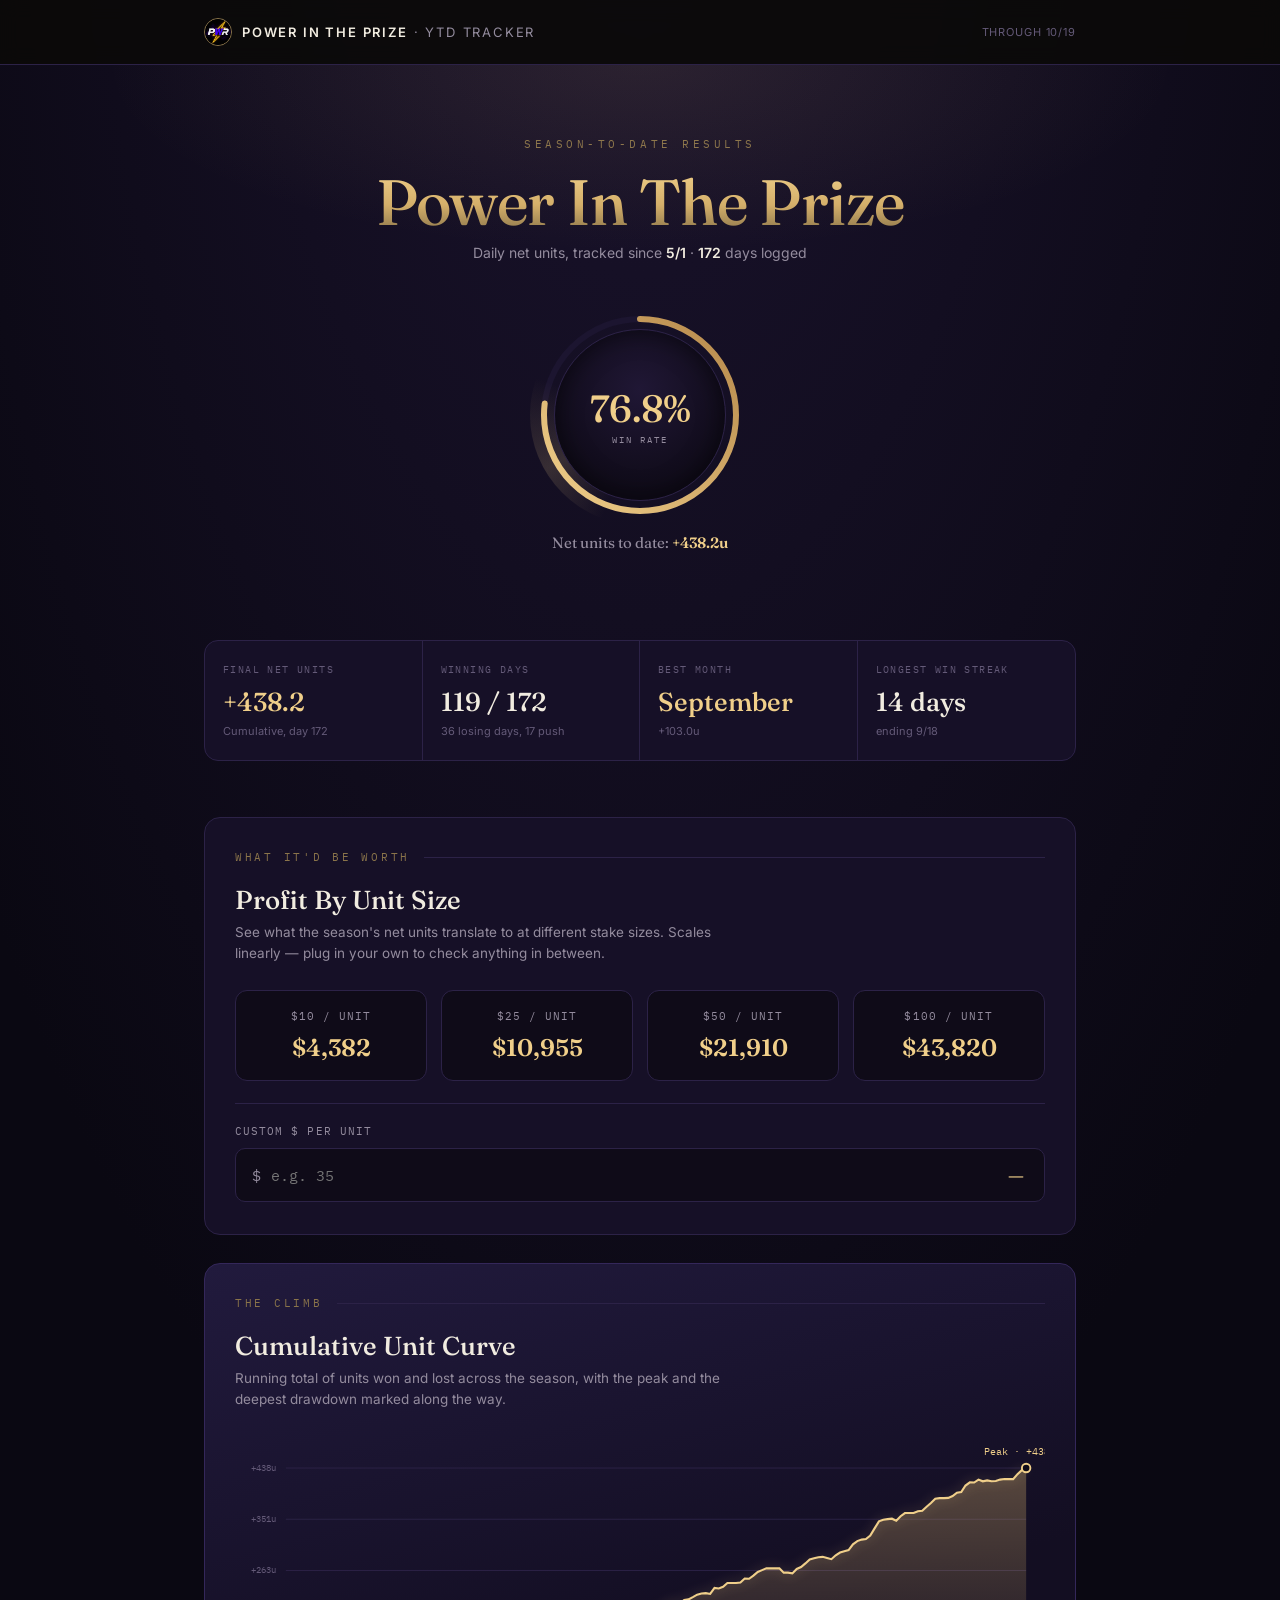
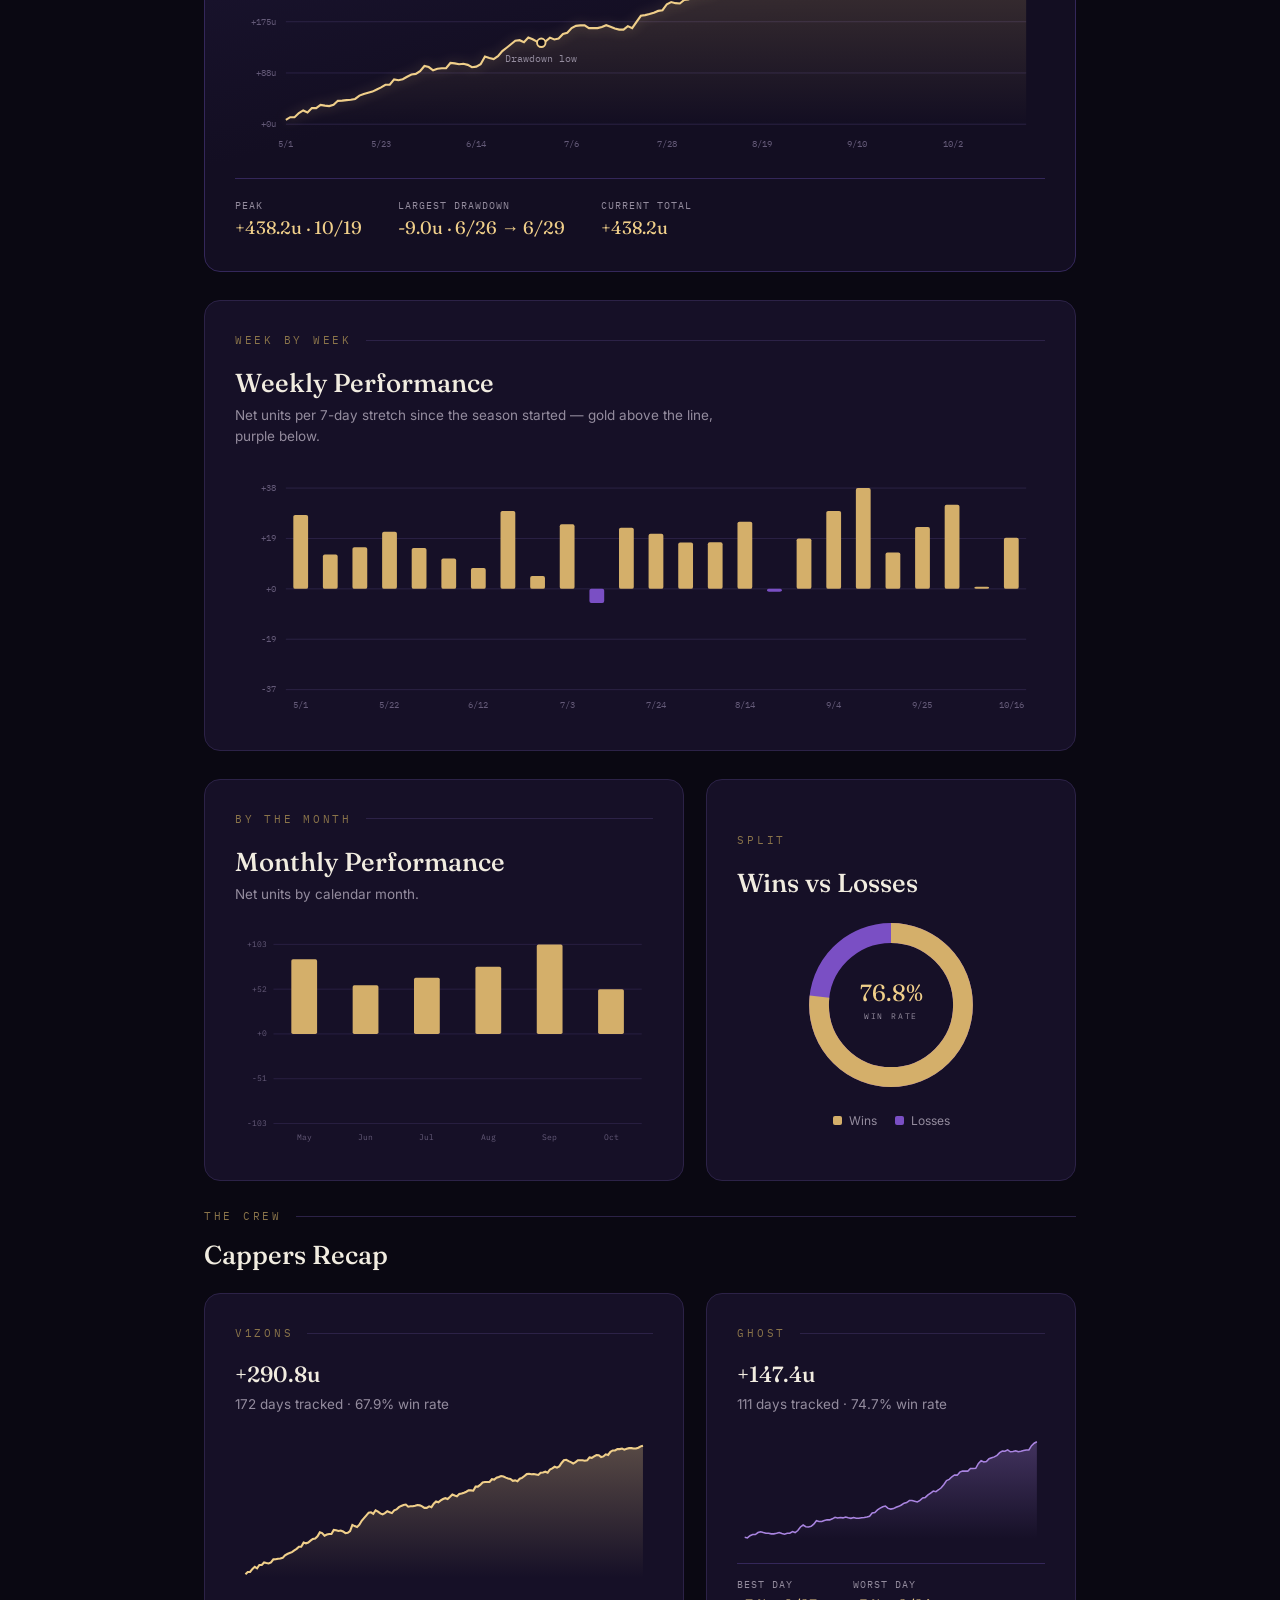
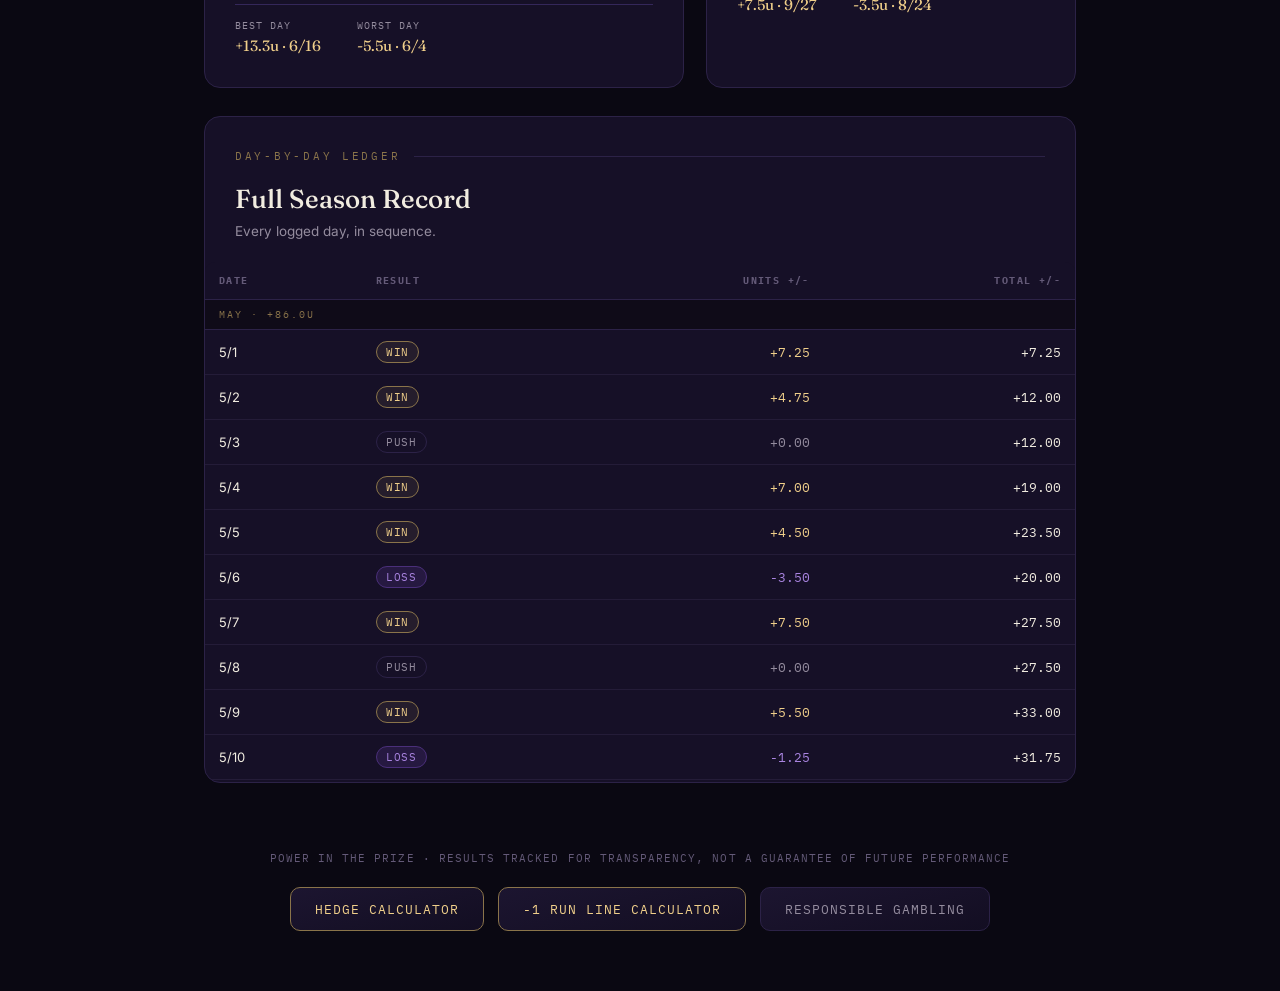
<file: index.html>
<!DOCTYPE html>
<html lang="en">
<head>
<meta charset="UTF-8">
<meta name="viewport" content="width=device-width, initial-scale=1.0">
<title>Power In The Prize — YTD Tracker</title>
<link rel="preconnect" href="https://fonts.googleapis.com">
<link rel="preconnect" href="https://fonts.gstatic.com" crossorigin>
<link href="https://fonts.googleapis.com/css2?family=Fraunces:ital,opsz,wght@0,9..144,300;0,9..144,500;0,9..144,600;1,9..144,500&family=Inter:wght@400;500;600&family=IBM+Plex+Mono:wght@400;500;600&display=swap" rel="stylesheet">
<style>
  :root{
    --bg:#0a0812;
    --bg-2:#0d0a16;
    --panel:#161027;
    --panel-2:#1c1530;
    --line:#2c2247;
    --gold:#d4af6a;
    --gold-bright:#f0cf8a;
    --gold-dim:#8a744a;
    --burgundy:#7a4fc4;
    --burgundy-bright:#a984e0;
    --cream:#f1ece0;
    --muted:#948c9e;
    --muted-2:#645a78;
  }
  *{box-sizing:border-box;margin:0;padding:0;}
  html{scroll-behavior:smooth;}
  body{
    background:radial-gradient(120% 90% at 50% -10%, #1c1430 0%, var(--bg) 55%);
    color:var(--cream);
    font-family:'Inter',sans-serif;
    -webkit-font-smoothing:antialiased;
    min-height:100vh;
  }
  .mono{font-family:'IBM Plex Mono',monospace;}
  .wrap{max-width:920px;margin:0 auto;padding:0 24px;}

  /* ---------- Header ---------- */
  header{
    position:sticky;top:0;z-index:50;
    background:rgba(11,10,8,.86);
    backdrop-filter:blur(10px);
    border-bottom:1px solid var(--line);
  }
  header .wrap{display:flex;align-items:center;justify-content:space-between;height:64px;}
  .brand{display:flex;align-items:center;gap:10px;}
  .brand .mark{
    width:28px;height:28px;border-radius:50%;
    border:1px solid var(--gold-dim);
    display:flex;align-items:center;justify-content:center;
    font-family:'Fraunces',serif;font-size:14px;color:var(--gold-bright);
    overflow:hidden;
  }
  .brand .mark img{width:100%;height:100%;object-fit:cover;border-radius:50%;}
  .brand .name{font-size:13px;letter-spacing:.14em;text-transform:uppercase;color:var(--muted);}
  .brand .name b{color:var(--cream);font-weight:600;}
  header .updated{font-size:11px;letter-spacing:.08em;color:var(--muted-2);text-transform:uppercase;}

  /* ---------- Hero ---------- */
  .hero{padding:72px 0 48px;text-align:center;position:relative;overflow:hidden;}
  .hero::before{
    content:"";position:absolute;inset:0;
    background:
      radial-gradient(60% 50% at 50% 0%, rgba(212,175,106,.10), transparent 70%);
    pointer-events:none;
  }
  .eyebrow{
    font-family:'IBM Plex Mono',monospace;font-size:11px;letter-spacing:.32em;
    text-transform:uppercase;color:var(--gold-dim);margin-bottom:18px;
  }
  h1.title{
    font-family:'Fraunces',serif;font-weight:500;
    font-size:clamp(38px,7vw,64px);line-height:1.02;
    letter-spacing:-.01em;
    background:linear-gradient(180deg,var(--gold-bright) 0%, var(--gold) 55%, var(--gold-dim) 100%);
    -webkit-background-clip:text;background-clip:text;color:transparent;
    margin-bottom:10px;
  }
  .subtitle{color:var(--muted);font-size:14px;}
  .subtitle b{color:var(--cream);font-weight:600;}

  /* Medallion */
  .medallion-row{display:flex;justify-content:center;margin:44px 0 8px;}
  .medallion{position:relative;width:220px;height:220px;}
  .medallion svg{width:100%;height:100%;}
  .medallion .ring-track{fill:none;stroke:var(--panel-2);stroke-width:6;}
  .medallion .ring-fill{fill:none;stroke:url(#goldGrad);stroke-width:6;stroke-linecap:round;
    transform-origin:50% 50%;transform:rotate(-90deg);
    stroke-dasharray:0 999; animation:fillRing 1.6s cubic-bezier(.2,.7,.2,1) .3s forwards;
  }
  .medallion .core{
    position:absolute;inset:24px;border-radius:50%;
    background:radial-gradient(60% 60% at 50% 35%, #201735 0%, #0f0b18 100%);
    border:1px solid var(--line);
    display:flex;flex-direction:column;align-items:center;justify-content:center;
    box-shadow:inset 0 0 24px rgba(0,0,0,.5);
  }
  .medallion .core .pct{font-family:'Fraunces',serif;font-size:38px;color:var(--gold-bright);font-weight:500;}
  .medallion .core .lbl{font-family:'IBM Plex Mono',monospace;font-size:9px;letter-spacing:.22em;color:var(--muted);margin-top:2px;text-transform:uppercase;}
  .medallion .sheen{
    position:absolute;inset:0;border-radius:50%;
    background:conic-gradient(from 200deg, transparent 0deg, rgba(240,207,138,.16) 40deg, transparent 90deg);
    animation:spin 7s linear infinite;
  }
  @keyframes spin{to{transform:rotate(360deg);}}
  @keyframes fillRing{to{stroke-dasharray: var(--dash) 999;}}

  .hero-net{font-family:'Fraunces',serif;font-size:15px;color:var(--muted);margin-top:6px;}
  .hero-net b{color:var(--gold-bright);font-weight:600;}

  /* ---------- Stat grid ---------- */
  .stats{
    display:grid;grid-template-columns:repeat(4,1fr);
    border:1px solid var(--line);border-radius:14px;overflow:hidden;
    margin:40px 0 56px;background:var(--panel);
  }
  .stat{padding:22px 18px;border-right:1px solid var(--line);}
  .stat:last-child{border-right:none;}
  .stat .k{font-family:'IBM Plex Mono',monospace;font-size:10px;letter-spacing:.14em;text-transform:uppercase;color:var(--muted-2);margin-bottom:10px;}
  .stat .v{font-family:'Fraunces',serif;font-size:26px;color:var(--cream);font-weight:500;}
  .stat .v.gold{color:var(--gold-bright);}
  .stat .v.burg{color:var(--burgundy-bright);}
  .stat .sub{font-size:11px;color:var(--muted-2);margin-top:6px;}

  /* ---------- Section shell ---------- */
  section.block{margin-bottom:28px;}
  .panel{
    background:var(--panel);border:1px solid var(--line);border-radius:16px;
    padding:32px 30px;
  }
  .panel.tinted{background:linear-gradient(165deg,#211a3d 0%, #130e22 60%);border-color:#34275a;}
  .section-eyebrow{
    font-family:'IBM Plex Mono',monospace;font-size:10.5px;letter-spacing:.26em;
    text-transform:uppercase;color:var(--gold-dim);
    display:flex;align-items:center;gap:14px;margin-bottom:20px;
  }
  .section-eyebrow::after{content:"";flex:1;height:1px;background:var(--line);}
  h2{font-family:'Fraunces',serif;font-weight:500;font-size:26px;color:var(--cream);margin-bottom:6px;}
  .panel p.desc{color:var(--muted);font-size:13.5px;max-width:520px;line-height:1.55;margin-bottom:26px;}

  /* ---------- Charts ---------- */
  .chart-wrap{width:100%;overflow-x:auto;}
  svg.chart{display:block;width:100%;height:auto;}
  .axis-label{font-family:'IBM Plex Mono',monospace;font-size:10px;fill:var(--muted-2);}
  .gridline{stroke:var(--line);stroke-width:1;}
  .bar-pos{fill:var(--gold);}
  .bar-neg{fill:var(--burgundy);}
  .curve-line{fill:none;stroke:var(--gold-bright);stroke-width:2.25;filter:drop-shadow(0 0 6px rgba(240,207,138,.35));}
  .curve-fill{fill:url(#curveGrad);}
  .marker-dot{fill:#0f0b18;stroke:var(--gold-bright);stroke-width:2;}
  .marker-text{font-family:'IBM Plex Mono',monospace;font-size:10.5px;fill:var(--gold-bright);}
  .marker-text.dim{fill:var(--muted);}

  .curve-footer{display:flex;gap:36px;flex-wrap:wrap;margin-top:22px;padding-top:20px;border-top:1px solid #34275a;}
  .curve-footer .item .k{font-family:'IBM Plex Mono',monospace;font-size:10px;letter-spacing:.1em;text-transform:uppercase;color:var(--muted);}
  .curve-footer .item .v{font-family:'Fraunces',serif;font-size:18px;color:var(--gold-bright);margin-top:4px;}

  /* ---------- Two-col: monthly + donut ---------- */
  .two-col{display:grid;grid-template-columns:1.3fr 1fr;gap:22px;}
  .donut-wrap{display:flex;flex-direction:column;align-items:center;justify-content:center;}
  .legend{display:flex;gap:18px;margin-top:18px;}
  .legend .item{display:flex;align-items:center;gap:7px;font-size:12px;color:var(--muted);}
  .legend .dot{width:9px;height:9px;border-radius:2px;}
  .legend .dot.gold{background:var(--gold);}
  .legend .dot.burg{background:var(--burgundy);}

  /* ---------- Ledger ---------- */
  .ledger-scroll{max-height:520px;overflow-y:auto;border-radius:10px;}
  table{width:100%;border-collapse:collapse;}
  thead th{
    position:sticky;top:0;background:var(--panel);
    font-family:'IBM Plex Mono',monospace;font-size:10px;letter-spacing:.14em;text-transform:uppercase;
    color:var(--muted-2);text-align:left;padding:12px 14px;border-bottom:1px solid var(--line);
  }
  thead th.num{text-align:right;}
  tbody td{padding:11px 14px;font-size:13px;border-bottom:1px solid #241c38;color:var(--cream);}
  tbody tr:hover{background:#1e1730;}
  tbody td.num{text-align:right;font-family:'IBM Plex Mono',monospace;}
  .pill{
    display:inline-block;font-family:'IBM Plex Mono',monospace;font-size:10.5px;letter-spacing:.08em;
    padding:3px 9px;border-radius:20px;border:1px solid;
  }
  .pill.win{color:var(--gold-bright);border-color:var(--gold-dim);background:rgba(212,175,106,.08);}
  .pill.loss{color:var(--burgundy-bright);border-color:#4a2f7a;background:rgba(122,79,196,.16);}
  .pill.push{color:var(--muted);border-color:var(--line);background:transparent;}
  .month-divider td{
    padding:8px 14px;font-family:'IBM Plex Mono',monospace;font-size:10px;letter-spacing:.2em;
    text-transform:uppercase;color:var(--gold-dim);background:#0f0b18;border-bottom:1px solid var(--line);
  }

  /* Scrollbar */
  .ledger-scroll::-webkit-scrollbar{width:8px;}
  .ledger-scroll::-webkit-scrollbar-track{background:transparent;}
  .ledger-scroll::-webkit-scrollbar-thumb{background:#3a2f5a;border-radius:4px;}

  footer{padding:40px 0 60px;text-align:center;}
  footer p{font-family:'IBM Plex Mono',monospace;font-size:10.5px;letter-spacing:.1em;color:var(--muted-2);text-transform:uppercase;}
  .footer-links{display:flex;gap:14px;justify-content:center;flex-wrap:wrap;margin-top:22px;}
  .footer-btn{
    display:inline-flex;align-items:center;gap:8px;
    font-family:'IBM Plex Mono',monospace;font-size:12.5px;letter-spacing:.08em;text-transform:uppercase;
    color:var(--gold-bright);text-decoration:none;
    padding:13px 24px;border:1px solid var(--gold-dim);border-radius:10px;
    background:linear-gradient(165deg,#1c1530 0%, #130e22 100%);
    transition:border-color .15s ease, transform .15s ease;
  }
  .footer-btn:hover{border-color:var(--gold-bright);transform:translateY(-1px);}
  .footer-btn.secondary{color:var(--muted);border-color:var(--line);}
  .footer-btn.secondary:hover{border-color:var(--gold-dim);color:var(--gold-dim);}

  @media (max-width:720px){
    .stats{grid-template-columns:repeat(2,1fr);}
    .stat{border-bottom:1px solid var(--line);}
    .two-col{grid-template-columns:1fr;}
    .panel{padding:24px 18px;}
  }
  @media (prefers-reduced-motion: reduce){
    .medallion .sheen{animation:none;}
    .medallion .ring-fill{animation:none;stroke-dasharray:var(--dash) 999;}
  }

  /* ---------- Chart tooltip ---------- */
  .chart-wrap{position:relative;}
  .chart-tooltip{
    position:fixed;pointer-events:none;z-index:200;
    background:#0f0b18;border:1px solid var(--gold-dim);border-radius:8px;
    padding:8px 12px;font-family:'IBM Plex Mono',monospace;font-size:12px;
    color:var(--cream);white-space:nowrap;opacity:0;transform:translate(-50%,-100%) translateY(-10px);
    transition:opacity .1s ease;box-shadow:0 6px 18px rgba(0,0,0,.5);
  }
  .chart-tooltip.show{opacity:1;}
  .chart-tooltip .tt-date{color:var(--gold-dim);font-size:10px;letter-spacing:.06em;text-transform:uppercase;margin-bottom:2px;}
  .chart-tooltip .tt-val{font-size:14px;font-weight:600;}
  .hover-target{cursor:pointer;}
  .hover-target:hover{filter:brightness(1.25);}
  .hover-dot{fill:transparent;stroke:none;pointer-events:all;}

  /* ---------- Profit calculator ---------- */
  .calc-grid{display:grid;grid-template-columns:repeat(4,1fr);gap:14px;margin-bottom:22px;}
  .calc-card{
    background:#0f0b18;border:1px solid var(--line);border-radius:12px;
    padding:18px 14px;text-align:center;transition:border-color .15s ease;
  }
  .calc-card:hover{border-color:var(--gold-dim);}
  .calc-card .stake{font-family:'IBM Plex Mono',monospace;font-size:11px;letter-spacing:.1em;color:var(--muted);text-transform:uppercase;margin-bottom:10px;}
  .calc-card .profit{font-family:'Fraunces',serif;font-size:24px;font-weight:600;}
  .calc-card .profit.pos{color:var(--gold-bright);}
  .calc-card .profit.neg{color:var(--burgundy-bright);}
  .calc-custom{border-top:1px solid var(--line);padding-top:20px;}
  .calc-custom label{display:block;font-family:'IBM Plex Mono',monospace;font-size:10.5px;letter-spacing:.1em;text-transform:uppercase;color:var(--muted);margin-bottom:10px;}
  .calc-custom-row{display:flex;align-items:center;gap:10px;background:#0f0b18;border:1px solid var(--line);border-radius:10px;padding:4px 4px 4px 16px;}
  .calc-dollar{font-family:'IBM Plex Mono',monospace;color:var(--muted);font-size:15px;}
  .calc-custom-row input{
    flex:1;background:transparent;border:none;outline:none;color:var(--cream);
    font-family:'IBM Plex Mono',monospace;font-size:15px;padding:10px 0;
  }
  .calc-custom-result{
    font-family:'Fraunces',serif;font-size:19px;font-weight:600;color:var(--gold-bright);
    padding:10px 16px;white-space:nowrap;
  }
  @media (max-width:640px){
    .calc-grid{grid-template-columns:repeat(2,1fr);}
  }
</style>
<link rel="icon" type="image/png" href="favicon.png">
</head>
<body>

<header>
  <div class="wrap">
    <div class="brand">
      <div class="mark"><img src="logo-192.png" alt="Power In The Prize logo"></div>
      <div class="name"><b>Power In The Prize</b> · YTD Tracker</div>
    </div>
    <div class="updated" id="updatedLabel">Through —</div>
  </div>
</header>

<div class="hero">
  <div class="wrap">
    <div class="eyebrow">Season-to-Date Results</div>
    <h1 class="title">Power In The Prize</h1>
    <div class="subtitle">Daily net units, tracked since <b id="seasonStart">—</b> · <b id="daysTracked">—</b> days logged</div>

    <div class="medallion-row">
      <div class="medallion">
        <svg viewBox="0 0 220 220">
          <defs>
            <linearGradient id="goldGrad" x1="0%" y1="0%" x2="100%" y2="100%">
              <stop offset="0%" stop-color="#f0cf8a"/>
              <stop offset="100%" stop-color="#b6884a"/>
            </linearGradient>
          </defs>
          <circle class="ring-track" cx="110" cy="110" r="96"/>
          <circle class="ring-fill" id="ringFill" cx="110" cy="110" r="96"/>
        </svg>
        <div class="sheen"></div>
        <div class="core">
          <div class="pct" id="winRatePct">—</div>
          <div class="lbl">Win Rate</div>
        </div>
      </div>
    </div>
    <div class="hero-net">Net units to date: <b id="heroNet">—</b></div>
  </div>
</div>

<div class="wrap">

  <div class="stats">
    <div class="stat">
      <div class="k">Final Net Units</div>
      <div class="v gold" id="statNet">—</div>
      <div class="sub" id="statNetSub">—</div>
    </div>
    <div class="stat">
      <div class="k">Winning Days</div>
      <div class="v" id="statWins">—</div>
      <div class="sub" id="statWinsSub">—</div>
    </div>
    <div class="stat">
      <div class="k">Best Month</div>
      <div class="v gold" id="statBestMonth">—</div>
      <div class="sub" id="statBestMonthSub">—</div>
    </div>
    <div class="stat">
      <div class="k">Longest Win Streak</div>
      <div class="v" id="statStreak">—</div>
      <div class="sub" id="statStreakSub">—</div>
    </div>
  </div>

  <section class="block">
    <div class="panel">
      <div class="section-eyebrow">What It'd Be Worth</div>
      <h2>Profit By Unit Size</h2>
      <p class="desc">See what the season's net units translate to at different stake sizes. Scales linearly &mdash; plug in your own to check anything in between.</p>
      <div class="calc-grid" id="calcGrid"></div>
      <div class="calc-custom">
        <label for="customStake">Custom $ per unit</label>
        <div class="calc-custom-row">
          <span class="calc-dollar">$</span>
          <input type="number" id="customStake" placeholder="e.g. 35" min="0" step="1">
          <div class="calc-custom-result" id="customResult">—</div>
        </div>
      </div>
    </div>
  </section>

  <section class="block">
    <div class="panel tinted">
      <div class="section-eyebrow">The Climb</div>
      <h2>Cumulative Unit Curve</h2>
      <p class="desc">Running total of units won and lost across the season, with the peak and the deepest drawdown marked along the way.</p>
      <div class="chart-wrap">
        <svg class="chart" id="curveChart" viewBox="0 0 860 340"></svg>
      </div>
      <div class="curve-footer">
        <div class="item"><div class="k">Peak</div><div class="v" id="curvePeak">—</div></div>
        <div class="item"><div class="k">Largest Drawdown</div><div class="v" id="curveDD">—</div></div>
        <div class="item"><div class="k">Current Total</div><div class="v" id="curveFinish">—</div></div>
      </div>
    </div>
  </section>

  <section class="block">
    <div class="panel">
      <div class="section-eyebrow">Week By Week</div>
      <h2>Weekly Performance</h2>
      <p class="desc">Net units per 7-day stretch since the season started &mdash; gold above the line, purple below.</p>
      <div class="chart-wrap">
        <svg class="chart" id="weeklyChart" viewBox="0 0 860 260"></svg>
      </div>
    </div>
  </section>

  <section class="block">
    <div class="two-col">
      <div class="panel">
        <div class="section-eyebrow">By The Month</div>
        <h2>Monthly Performance</h2>
        <p class="desc">Net units by calendar month.</p>
        <div class="chart-wrap">
          <svg class="chart" id="monthChart" viewBox="0 0 500 260"></svg>
        </div>
      </div>
      <div class="panel donut-wrap">
        <div class="section-eyebrow" style="align-self:flex-start;">Split</div>
        <h2 style="align-self:flex-start;">Wins vs Losses</h2>
        <svg id="donutChart" viewBox="0 0 200 200" style="width:180px;height:180px;margin-top:10px;"></svg>
        <div class="legend">
          <div class="item"><span class="dot gold"></span>Wins</div>
          <div class="item"><span class="dot burg"></span>Losses</div>
        </div>
      </div>
    </div>
  </section>

  <section class="block">
    <div class="section-eyebrow" style="margin-bottom:16px;">The Crew</div>
    <h2 style="margin-bottom:22px;">Cappers Recap</h2>
    <div class="two-col" id="cappersGrid"></div>
  </section>

  <section class="block">
    <div class="panel" style="padding:0;overflow:hidden;">
      <div style="padding:32px 30px 20px;">
        <div class="section-eyebrow">Day-By-Day Ledger</div>
        <h2>Full Season Record</h2>
        <p class="desc" style="margin-bottom:0;">Every logged day, in sequence.</p>
      </div>
      <div class="ledger-scroll">
        <table>
          <thead>
            <tr>
              <th>Date</th>
              <th>Result</th>
              <th class="num">Units +/-</th>
              <th class="num">Total +/-</th>
            </tr>
          </thead>
          <tbody id="ledgerBody"></tbody>
        </table>
      </div>
    </div>
  </section>

</div>

<footer>
  <p>Power In The Prize &middot; Results tracked for transparency, not a guarantee of future performance</p>
  <div class="footer-links">
    <a class="footer-btn" href="hedge-calculator.html">Hedge Calculator</a>
    <a class="footer-btn" href="runline-calculator.html">-1 Run Line Calculator</a>
    <a class="footer-btn secondary" href="responsible-gambling.html">Responsible Gambling</a>
  </div>
</footer>

<script>
/* ---------- Shared tooltip helper ---------- */
const tooltipEl = document.createElement('div');
tooltipEl.className = 'chart-tooltip';
document.body.appendChild(tooltipEl);

function showTooltip(clientX, clientY, dateStr, valueStr){
  tooltipEl.innerHTML = `<div class="tt-date">${dateStr}</div><div class="tt-val">${valueStr}</div>`;
  tooltipEl.style.left = clientX + 'px';
  tooltipEl.style.top = clientY + 'px';
  tooltipEl.classList.add('show');
}
function moveTooltip(clientX, clientY){
  tooltipEl.style.left = clientX + 'px';
  tooltipEl.style.top = clientY + 'px';
}
function hideTooltip(){
  tooltipEl.classList.remove('show');
}
function fmtUnits(v){
  return (v>=0?'+':'') + v.toFixed(2) + 'u';
}

/* ============ RAW DATA — add new days here ============
   Each entry: { d: "M/D", m: month number, v1: V1zons units, g: Ghost units (0 if not running that day) }
*/
const RAW = [
  {d:"5/1",m:5,v1:7.25,g:0},{d:"5/2",m:5,v1:4.75,g:0},{d:"5/3",m:5,v1:0,g:0},{d:"5/4",m:5,v1:7,g:0},
  {d:"5/5",m:5,v1:4.5,g:0},{d:"5/6",m:5,v1:-3.5,g:0},{d:"5/7",m:5,v1:7.5,g:0},{d:"5/8",m:5,v1:0,g:0},
  {d:"5/9",m:5,v1:5.5,g:0},{d:"5/10",m:5,v1:-1.25,g:0},{d:"5/11",m:5,v1:-0.75,g:0},{d:"5/12",m:5,v1:2,g:0},
  {d:"5/13",m:5,v1:7,g:0},{d:"5/14",m:5,v1:0.25,g:0},{d:"5/15",m:5,v1:1,g:0},{d:"5/16",m:5,v1:0.5,g:0},
  {d:"5/17",m:5,v1:1.5,g:0},{d:"5/18",m:5,v1:5.75,g:0},{d:"5/19",m:5,v1:2.75,g:0},{d:"5/20",m:5,v1:2,g:0},
  {d:"5/21",m:5,v1:2,g:0},{d:"5/22",m:5,v1:3.75,g:0},{d:"5/23",m:5,v1:3.5,g:0},{d:"5/24",m:5,v1:4.5,g:0},
  {d:"5/25",m:5,v1:0,g:0},{d:"5/26",m:5,v1:9.25,g:0},{d:"5/27",m:5,v1:-1.5,g:0},{d:"5/28",m:5,v1:1.75,g:0},
  {d:"5/29",m:5,v1:4.25,g:0},{d:"5/30",m:5,v1:3.75,g:0},{d:"5/31",m:5,v1:1,g:0},{d:"6/1",m:6,v1:4.75,g:0},
  {d:"6/2",m:6,v1:8.75,g:0},{d:"6/3",m:6,v1:-1.75,g:0},{d:"6/4",m:6,v1:-5.5,g:0},{d:"6/5",m:6,v1:2.5,g:0},
  {d:"6/6",m:6,v1:1,g:0},{d:"6/7",m:6,v1:0,g:0},{d:"6/8",m:6,v1:9,g:0},{d:"6/9",m:6,v1:-0.75,g:0},
  {d:"6/10",m:6,v1:-1.5,g:0},{d:"6/11",m:6,v1:1,g:0},{d:"6/12",m:6,v1:-2,g:0},{d:"6/13",m:6,v1:-4,g:0},
  {d:"6/14",m:6,v1:1,g:0},{d:"6/15",m:6,v1:4,g:0},{d:"6/16",m:6,v1:13.25,g:0},{d:"6/17",m:6,v1:-2.5,g:0},
  {d:"6/18",m:6,v1:-2,g:0},{d:"6/19",m:6,v1:5,g:0},{d:"6/20",m:6,v1:8.75,g:0},{d:"6/21",m:6,v1:5.75,g:0},
  {d:"6/22",m:6,v1:6,g:0},{d:"6/23",m:6,v1:6,g:0},{d:"6/24",m:6,v1:1,g:0},{d:"6/25",m:6,v1:-3.5,g:0},
  {d:"6/26",m:6,v1:8,g:0},{d:"6/27",m:6,v1:-3,g:0},{d:"6/28",m:6,v1:-4,g:0},{d:"6/29",m:6,v1:-2,g:0},
  {d:"6/30",m:6,v1:2.75,g:0},{d:"7/1",m:7,v1:4,g:2},{d:"7/2",m:7,v1:-2,g:-1},{d:"7/3",m:7,v1:-2,g:3.5},
  {d:"7/4",m:7,v1:6,g:1.75},{d:"7/5",m:7,v1:2,g:0},{d:"7/6",m:7,v1:5,g:3},{d:"7/7",m:7,v1:2.75,g:1.25},
  {d:"7/8",m:7,v1:2,g:-1.25},{d:"7/9",m:7,v1:1,g:-1},{d:"7/10",m:7,v1:-4.75,g:0},{d:"7/11",m:7,v1:1,g:-1},
  {d:"7/12",m:7,v1:0,g:0},{d:"7/13",m:7,v1:1,g:1},{d:"7/14",m:7,v1:2,g:1},{d:"7/15",m:7,v1:-1,g:-1.5},
  {d:"7/16",m:7,v1:-2,g:-1},{d:"7/17",m:7,v1:-3.5,g:1.5},{d:"7/18",m:7,v1:0,g:0},{d:"7/19",m:7,v1:3.5,g:2.5},
  {d:"7/20",m:7,v1:-2,g:-1.5},{d:"7/21",m:7,v1:7.75,g:3},{d:"7/22",m:7,v1:5,g:5.5},{d:"7/23",m:7,v1:-2,g:3},
  {d:"7/24",m:7,v1:4.25,g:-2.5},{d:"7/25",m:7,v1:3,g:-0.5},{d:"7/26",m:7,v1:2,g:1},{d:"7/27",m:7,v1:-2,g:3.25},
  {d:"7/28",m:7,v1:5,g:5.25},{d:"7/29",m:7,v1:5,g:-1.25},{d:"7/30",m:7,v1:-2,g:0},{d:"7/31",m:7,v1:-2,g:1.5},
  {d:"8/1",m:8,v1:5,g:1},  {d:"8/2",m:8,v1:1,g:0},  {d:"8/3",m:8,v1:2,g:1.75},  {d:"8/4",m:8,v1:2,g:2.25},  {d:"8/5",m:8,v1:3,g:-1},  {d:"8/6",m:8,v1:0,g:0.75},  {d:"8/7",m:8,v1:-0.75,g:-0.65},  {d:"8/8",m:8,v1:9,g:1.25},
    {d:"8/9",m:8,v1:0,g:-1},  {d:"8/10",m:8,v1:4,g:-1},  {d:"8/11",m:8,v1:5.25,g:1.2},  {d:"8/12",m:8,v1:1,g:-1},  {d:"8/13",m:8,v1:0,g:0},  {d:"8/14",m:8,v1:0,g:0.75},  {d:"8/15",m:8,v1:6.25,g:0.5},  {d:"8/16",m:8,v1:-1,g:0.75},
    {d:"8/17",m:8,v1:4.25,g:1},  {d:"8/18",m:8,v1:1.5,g:5},  {d:"8/19",m:8,v1:2.25,g:0.75},  {d:"8/20",m:8,v1:-1,g:4},  {d:"8/21",m:8,v1:-2.5,g:2.65},  {d:"8/22",m:8,v1:-2,g:2},  {d:"8/23",m:8,v1:-1,g:1},  {d:"8/24",m:8,v1:-4,g:-3.5},
    {d:"8/25",m:8,v1:1,g:-1},  {d:"8/26",m:8,v1:-2,g:0.75},  {d:"8/27",m:8,v1:5.5,g:2},  {d:"8/28",m:8,v1:2,g:1.5},  {d:"8/29",m:8,v1:4,g:2},  {d:"8/30",m:8,v1:4.25,g:2.75},  {d:"8/31",m:8,v1:0.75,g:1},
    {d:"9/1",m:9,v1:-1,g:3},  {d:"9/2",m:9,v1:0.5,g:0},  {d:"9/3",m:9,v1:-1,g:-1},  {d:"9/4",m:9,v1:-1,g:-1},  {d:"9/5",m:9,v1:4.5,g:2.25},  {d:"9/6",m:9,v1:1,g:3.75},  {d:"9/7",m:9,v1:1.5,g:0.75},  {d:"9/8",m:9,v1:-2,g:3.75},
    {d:"9/9",m:9,v1:7,g:3},  {d:"9/10",m:9,v1:2.5,g:3},  {d:"9/11",m:9,v1:3.5,g:-1},  {d:"9/12",m:9,v1:-2,g:3},  {d:"9/13",m:9,v1:2.75,g:3},  {d:"9/14",m:9,v1:7.5,g:5},  {d:"9/15",m:9,v1:6,g:6},  {d:"9/16",m:9,v1:1,g:1.75},
    {d:"9/17",m:9,v1:-3,g:4},{d:"9/18",m:9,v1:-2,g:2.75},{d:"9/19",m:9,v1:-3,g:-0.25},{d:"9/20",m:9,v1:3,g:4.5},{d:"9/21",m:9,v1:4,g:1.5},{d:"9/22",m:9,v1:0,g:0},{d:"9/23",m:9,v1:0,g:0},{d:"9/24",m:9,v1:-1,g:4},{d:"9/25",m:9,v1:1,g:0},
  {d:"9/26",m:9,v1:6.5,g:0.25},{d:"9/27",m:9,v1:-1,g:7.5},{d:"9/28",m:9,v1:3,g:4.25},  {d:"9/29",m:9,v1:3,g:-2},  {d:"9/30",m:9,v1:-0.5,g:0.5},
  
{d:"10/1",m:10,v1:-4,g:4.5}, {d:"10/2",m:10,v1:1.5,g:1.5}, {d:"10/3",m:10,v1:4.5,g:1.25}, {d:"10/4",m:10,v1:-1.25,g:2.25}, {d:"10/5",m:10,v1:7,g:4.25}, {d:"10/6",m:10,v1:3,g:2.5}, {d:"10/7",m:10,v1:0,g:-0.25}, {d:"10/8",m:10,v1:3,g:2},
  {d:"10/9",m:10,v1:0,g:-3}, {d:"10/10",m:10,v1:1,g:0.5}, {d:"10/11",m:10,v1:-2.5,g:1}, {d:"10/12",m:10,v1:2,g:-1.5}, {d:"10/13",m:10,v1:1.5,g:1}, {d:"10/14",m:10,v1:0,g:1}, {d:"10/15",m:10,v1:-1,g:0.75}, {d:"10/16",m:10,v1:0,g:0}, {d:"10/17",m:10,v1:2,g:6.5}, {d:"10/18",m:10,v1:3,g:3.75},
  {d:"10/19",m:10,v1:1.5,g:2.25},
];

const MONTH_NAMES = {5:"May",6:"June",7:"July",8:"August",9:"September",10:"October",11:"November",12:"December",1:"January",2:"February",3:"March",4:"April"};

/* ---------- Derive series ---------- */
const days = RAW.map(r => ({...r, total: +(r.v1 + r.g).toFixed(2)}));
let running = 0;
const cum = days.map(r => { running = +(running + r.total).toFixed(2); return {...r, cum: running}; });

const wins = days.filter(d => d.total > 0).length;
const losses = days.filter(d => d.total < 0).length;
const pushes = days.filter(d => d.total === 0).length;
const winRate = Math.round((wins/(wins+losses))*1000)/10;

// longest win streak
let longest = 0, cur = 0, streakEnd = "";
days.forEach(d => {
  if(d.total > 0){ cur++; if(cur>longest){longest=cur; streakEnd=d.d;} } else { cur = 0; }
});

// monthly totals
const monthOrder = [...new Set(days.map(d=>d.m))];
const monthTotals = monthOrder.map(m => ({
  m, name: MONTH_NAMES[m],
  total: +days.filter(d=>d.m===m).reduce((a,b)=>a+b.total,0).toFixed(2)
}));
const bestMonth = monthTotals.reduce((a,b)=> b.total > a.total ? b : a, monthTotals[0]);

// peak / drawdown
let peak = cum[0], peakSoFar = cum[0].cum, maxDD = 0, ddStart = cum[0], ddEnd = cum[0], runMax = cum[0];
cum.forEach(pt => {
  if(pt.cum > peakSoFar){ peakSoFar = pt.cum; peak = pt; }
  if(pt.cum >= runMax.cum) runMax = pt;
  const dd = runMax.cum - pt.cum;
  if(dd > maxDD){ maxDD = dd; ddStart = runMax; ddEnd = pt; }
});
const finish = cum[cum.length-1];

/* ---------- Populate header / hero / stats ---------- */
document.getElementById('updatedLabel').textContent = `Through ${finish.d}`;
document.getElementById('seasonStart').textContent = days[0].d;
document.getElementById('daysTracked').textContent = days.length;
document.getElementById('heroNet').textContent = (finish.cum>=0?'+':'') + finish.cum.toFixed(1) + 'u';
document.getElementById('winRatePct').textContent = winRate + '%';

const ring = document.getElementById('ringFill');
const circumference = 2 * Math.PI * 96;
ring.style.setProperty('--dash', (circumference * winRate/100).toFixed(1));

document.getElementById('statNet').textContent = (finish.cum>=0?'+':'') + finish.cum.toFixed(1);
document.getElementById('statNetSub').textContent = `Cumulative, day ${days.length}`;
document.getElementById('statWins').textContent = `${wins} / ${days.length}`;
document.getElementById('statWinsSub').textContent = `${losses} losing days${pushes?`, ${pushes} push`:''}`;
document.getElementById('statBestMonth').textContent = bestMonth.name;
document.getElementById('statBestMonthSub').textContent = `${bestMonth.total>=0?'+':''}${bestMonth.total.toFixed(1)}u`;
document.getElementById('statStreak').textContent = `${longest} days`;
document.getElementById('statStreakSub').textContent = `ending ${streakEnd}`;

document.getElementById('curvePeak').textContent = `+${peak.cum.toFixed(1)}u · ${peak.d}`;
document.getElementById('curveDD').textContent = `-${maxDD.toFixed(1)}u · ${ddStart.d} \u2192 ${ddEnd.d}`;
document.getElementById('curveFinish').textContent = `${finish.cum>=0?'+':''}${finish.cum.toFixed(1)}u`;

/* ---------- Profit calculator ---------- */
(function buildCalc(){
  const stakes = [10, 25, 50, 100];
  const grid = document.getElementById('calcGrid');
  const fmtMoney = n => {
    const sign = n < 0 ? '-' : '';
    return sign + '$' + Math.abs(n).toLocaleString('en-US', {minimumFractionDigits:0, maximumFractionDigits:0});
  };
  stakes.forEach(s => {
    const profit = finish.cum * s;
    const card = document.createElement('div');
    card.className = 'calc-card';
    card.innerHTML = `
      <div class="stake">$${s} / unit</div>
      <div class="profit ${profit>=0?'pos':'neg'}">${fmtMoney(profit)}</div>
    `;
    grid.appendChild(card);
  });

  const input = document.getElementById('customStake');
  const result = document.getElementById('customResult');
  input.addEventListener('input', () => {
    const val = parseFloat(input.value);
    if(isNaN(val) || val < 0){ result.textContent = '—'; return; }
    const profit = finish.cum * val;
    result.textContent = fmtMoney(profit);
    result.style.color = profit >= 0 ? 'var(--gold-bright)' : 'var(--burgundy-bright)';
  });
})();

/* ---------- Ledger ---------- */
const tbody = document.getElementById('ledgerBody');
let lastMonth = null;
cum.forEach(r => {
  if(r.m !== lastMonth){
    lastMonth = r.m;
    const mTotal = monthTotals.find(mt=>mt.m===r.m);
    const tr = document.createElement('tr');
    tr.className='month-divider';
    tr.innerHTML = `<td colspan="4">${mTotal.name} &middot; ${mTotal.total>=0?'+':''}${mTotal.total.toFixed(1)}u</td>`;
    tbody.appendChild(tr);
  }
  const pillClass = r.total>0?'win':(r.total<0?'loss':'push');
  const pillLabel = r.total>0?'WIN':(r.total<0?'LOSS':'PUSH');
  const tr = document.createElement('tr');
  tr.innerHTML = `
    <td>${r.d}</td>
    <td><span class="pill ${pillClass}">${pillLabel}</span></td>
    <td class="num" style="color:${r.total>0?'var(--gold-bright)':(r.total<0?'var(--burgundy-bright)':'var(--muted)')}">${r.total>=0?'+':''}${r.total.toFixed(2)}</td>
    <td class="num">${r.cum>=0?'+':''}${r.cum.toFixed(2)}</td>
  `;
  tbody.appendChild(tr);
});

/* ---------- Cumulative curve chart ---------- */
(function drawCurve(){
  const svg = document.getElementById('curveChart');
  const W=860,H=340,padL=54,padR=20,padT=34,padB=34;
  const minV = Math.min(0, ...cum.map(d=>d.cum));
  const maxV = Math.max(...cum.map(d=>d.cum));
  const range = maxV-minV || 1;
  const x = i => padL + (i/(cum.length-1))*(W-padL-padR);
  const y = v => padT + (1-((v-minV)/range))*(H-padT-padB);

  let svgHTML = `<defs>
    <linearGradient id="curveGrad" x1="0" y1="0" x2="0" y2="1">
      <stop offset="0%" stop-color="#d4af6a" stop-opacity="0.35"/>
      <stop offset="100%" stop-color="#d4af6a" stop-opacity="0"/>
    </linearGradient>
  </defs>`;

  // gridlines + labels
  const steps = 5;
  for(let i=0;i<=steps;i++){
    const v = minV + (range/steps)*i;
    const yy = y(v);
    svgHTML += `<line class="gridline" x1="${padL}" y1="${yy}" x2="${W-padR}" y2="${yy}"/>`;
    svgHTML += `<text class="axis-label" x="${padL-10}" y="${yy+3}" text-anchor="end">${v>=0?'+':''}${Math.round(v)}u</text>`;
  }
  // x labels (sparse)
  const labelEvery = Math.ceil(cum.length/8);
  cum.forEach((d,i)=>{
    if(i%labelEvery===0){
      svgHTML += `<text class="axis-label" x="${x(i)}" y="${H-10}" text-anchor="middle">${d.d}</text>`;
    }
  });

  // path
  let linePath = '', areaPath = '';
  cum.forEach((d,i)=>{
    const px=x(i), py=y(d.cum);
    linePath += (i===0?'M':'L') + px.toFixed(1) + ',' + py.toFixed(1) + ' ';
  });
  areaPath = `M${x(0)},${y(0)} ` + cum.map((d,i)=>`L${x(i).toFixed(1)},${y(d.cum).toFixed(1)}`).join(' ') + ` L${x(cum.length-1)},${y(0)} Z`;

  svgHTML += `<path class="curve-fill" d="${areaPath}"/>`;
  svgHTML += `<path class="curve-line" d="${linePath}"/>`;

  // markers: peak + drawdown low
  const peakIdx = cum.findIndex(d=>d.d===peak.d && d.cum===peak.cum);
  const ddIdx = cum.findIndex(d=>d.d===ddEnd.d && d.cum===ddEnd.cum);
  [{pt:peak, idx:peakIdx, label:`Peak · +${peak.cum.toFixed(1)}u`, dy:-14},
   {pt:ddEnd, idx:ddIdx, label:`Drawdown low`, dy:20}].forEach(m=>{
    if(m.idx<0) return;
    const px=x(m.idx), py=y(m.pt.cum);
    svgHTML += `<circle class="marker-dot" cx="${px}" cy="${py}" r="4.5"/>`;
    svgHTML += `<text class="marker-text ${m.dy>0?'dim':''}" x="${px}" y="${py+m.dy}" text-anchor="middle">${m.label}</text>`;
  });

  // invisible hover targets, one per day
  cum.forEach((d,i)=>{
    const px=x(i), py=y(d.cum);
    svgHTML += `<circle class="hover-target hover-dot" data-date="${d.d}" data-val="Total: ${fmtUnits(d.cum)}" cx="${px.toFixed(1)}" cy="${py.toFixed(1)}" r="9"/>`;
  });

  svg.innerHTML = svgHTML;
  attachBarTooltips(svg);
})();

/* ---------- Weekly bar chart (7-day buckets from season start) ---------- */
(function drawWeekly(){
  const svg = document.getElementById('weeklyChart');
  const weeks = [];
  for(let i=0;i<days.length;i+=7){
    const chunk = days.slice(i, i+7);
    const total = +chunk.reduce((a,b)=>a+b.total,0).toFixed(2);
    weeks.push({ label: chunk[0].d, total });
  }

  const W=860,H=260,padL=54,padR=20,padT=16,padB=30;
  const maxAbs = Math.max(...weeks.map(w=>Math.abs(w.total)), 5);
  const zeroY = padT + (H-padT-padB) * (maxAbs/(maxAbs*2));
  const scale = (H-padT-padB)/(maxAbs*2);
  const bw = (W-padL-padR)/weeks.length;

  let html = '';
  [maxAbs, maxAbs/2, 0, -maxAbs/2, -maxAbs].forEach(v=>{
    const yy = zeroY - v*scale;
    html += `<line class="gridline" x1="${padL}" y1="${yy}" x2="${W-padR}" y2="${yy}"/>`;
    html += `<text class="axis-label" x="${padL-10}" y="${yy+3}" text-anchor="end">${v>=0?'+':''}${Math.round(v)}</text>`;
  });

  const labelEvery = Math.max(1, Math.ceil(weeks.length/10));
  weeks.forEach((w,i)=>{
    const cx = padL + bw*i + bw/2;
    const barW = Math.max(bw*0.5, 4);
    const h = Math.abs(w.total)*scale;
    const yTop = w.total>=0 ? zeroY-h : zeroY;
    html += `<rect class="hover-target ${w.total>=0?'bar-pos':'bar-neg'}" data-date="Week of ${w.label}" data-val="${fmtUnits(w.total)}" x="${(cx-barW/2).toFixed(1)}" y="${yTop.toFixed(1)}" width="${barW.toFixed(1)}" height="${Math.max(h,1).toFixed(1)}" rx="2"/>`;
    if(i%labelEvery===0){
      html += `<text class="axis-label" x="${cx}" y="${H-10}" text-anchor="middle">${w.label}</text>`;
    }
  });
  svg.innerHTML = html;
  attachBarTooltips(svg);
})();

/* ---------- Monthly bar chart ---------- */
(function drawMonthly(){
  const svg = document.getElementById('monthChart');
  const W=500,H=260,padL=46,padR=14,padT=16,padB=30;
  const maxAbs = Math.max(...monthTotals.map(m=>Math.abs(m.total)), 10);
  const zeroY = padT + (H-padT-padB) * (maxAbs/(maxAbs*2));
  const scale = (H-padT-padB)/(maxAbs*2);
  const bw = (W-padL-padR)/monthTotals.length;

  let html = '';
  [maxAbs, maxAbs/2, 0, -maxAbs/2, -maxAbs].forEach(v=>{
    const yy = zeroY - v*scale;
    html += `<line class="gridline" x1="${padL}" y1="${yy}" x2="${W-padR}" y2="${yy}"/>`;
    html += `<text class="axis-label" x="${padL-8}" y="${yy+3}" text-anchor="end">${v>=0?'+':''}${Math.round(v)}</text>`;
  });

  monthTotals.forEach((m,i)=>{
    const cx = padL + bw*i + bw/2;
    const barW = bw*0.42;
    const h = Math.abs(m.total)*scale;
    const yTop = m.total>=0 ? zeroY-h : zeroY;
    html += `<rect class="hover-target ${m.total>=0?'bar-pos':'bar-neg'}" data-date="${m.name}" data-val="${fmtUnits(m.total)}" x="${(cx-barW/2).toFixed(1)}" y="${yTop.toFixed(1)}" width="${barW.toFixed(1)}" height="${Math.max(h,1).toFixed(1)}" rx="2"/>`;
    html += `<text class="axis-label" x="${cx}" y="${H-10}" text-anchor="middle">${m.name.slice(0,3)}</text>`;
  });
  svg.innerHTML = html;
  attachBarTooltips(svg);
})();

/* ---------- Shared bar-hover wiring ---------- */
function attachBarTooltips(svg){
  svg.querySelectorAll('.hover-target').forEach(bar=>{
    bar.addEventListener('mousemove', e=>{
      showTooltip(e.clientX, e.clientY - 12, bar.getAttribute('data-date'), bar.getAttribute('data-val'));
    });
    bar.addEventListener('mouseleave', hideTooltip);
    // touch support
    bar.addEventListener('touchstart', e=>{
      const t = e.touches[0];
      showTooltip(t.clientX, t.clientY - 12, bar.getAttribute('data-date'), bar.getAttribute('data-val'));
    }, {passive:true});
  });
  svg.addEventListener('touchend', hideTooltip);
}

/* ---------- Donut chart ---------- */
(function drawDonut(){
  const svg = document.getElementById('donutChart');
  const total = wins+losses;
  const winFrac = total ? wins/total : 0;
  const r=80, cx=100, cy=100, sw=22;
  const circ = 2*Math.PI*r;
  const winLen = circ*winFrac;
  let html = `
    <circle cx="${cx}" cy="${cy}" r="${r}" fill="none" stroke="var(--burgundy)" stroke-width="${sw}"/>
    <circle cx="${cx}" cy="${cy}" r="${r}" fill="none" stroke="var(--gold)" stroke-width="${sw}"
      stroke-dasharray="${winLen.toFixed(1)} ${circ.toFixed(1)}" transform="rotate(-90 ${cx} ${cy})"/>
    <text x="${cx}" y="${cy-4}" text-anchor="middle" font-family="Fraunces, serif" font-size="26" fill="var(--gold-bright)">${(winFrac*100).toFixed(1)}%</text>
    <text x="${cx}" y="${cy+16}" text-anchor="middle" font-family="IBM Plex Mono, monospace" font-size="9" letter-spacing="2" fill="var(--muted)">WIN RATE</text>
  `;
  svg.innerHTML = html;
})();

/* ---------- Cappers Recap ---------- */
(function drawCappers(){
  const grid = document.getElementById('cappersGrid');

  // Ghost only started 7/1 — build its series from that date forward.
  const ghostStartIdx = days.findIndex(d => d.d === "7/1");
  const ghostDays = ghostStartIdx === -1 ? [] : days.slice(ghostStartIdx);

  const cappers = [
    { key:'v1', name:'V1zons', field:'v1', source: days, accent:'var(--gold-bright)', gradId:'gradV1' },
    { key:'ghost', name:'Ghost', field:'g', source: ghostDays, accent:'var(--burgundy-bright)', gradId:'gradGhost' },
  ];

  cappers.forEach(c => {
    const series = c.source.map(d => ({ d: d.d, val: +d[c.field].toFixed(2) }));
    let run = 0;
    const cumSeries = series.map(s => { run = +(run + s.val).toFixed(2); return { d: s.d, cum: run }; });
    const net = cumSeries.length ? cumSeries[cumSeries.length-1].cum : 0;
    const w = series.filter(s => s.val > 0).length;
    const l = series.filter(s => s.val < 0).length;
    const wr = (w+l) ? Math.round((w/(w+l))*1000)/10 : 0;
    const best = series.reduce((a,b)=> b.val > a.val ? b : a, series[0] || {val:0,d:''});
    const worst = series.reduce((a,b)=> b.val < a.val ? b : a, series[0] || {val:0,d:''});

    const card = document.createElement('div');
    card.className = 'panel';
    card.innerHTML = `
      <div class="section-eyebrow">${c.name}</div>
      <h2 style="font-size:22px;">${net>=0?'+':''}${net.toFixed(1)}u</h2>
      <p class="desc" style="margin-bottom:16px;">${series.length} days tracked &middot; ${wr}% win rate</p>
      <div class="chart-wrap"><svg class="chart" viewBox="0 0 400 150" id="chart-${c.key}"></svg></div>
      <div class="curve-footer" style="margin-top:16px;padding-top:14px;">
        <div class="item"><div class="k">Best Day</div><div class="v" style="font-size:15px;">+${best.val.toFixed(1)}u &middot; ${best.d}</div></div>
        <div class="item"><div class="k">Worst Day</div><div class="v" style="font-size:15px;">${worst.val.toFixed(1)}u &middot; ${worst.d}</div></div>
      </div>
    `;
    grid.appendChild(card);

    // mini cumulative chart
    const svg = document.getElementById(`chart-${c.key}`);
    if(!cumSeries.length){ svg.innerHTML = ''; return; }
    const W=400,H=150,padL=10,padR=10,padT=14,padB=10;
    const minV = Math.min(0, ...cumSeries.map(p=>p.cum));
    const maxV = Math.max(0, ...cumSeries.map(p=>p.cum));
    const range = (maxV-minV) || 1;
    const x = i => padL + (i/(Math.max(cumSeries.length-1,1)))*(W-padL-padR);
    const y = v => padT + (1-((v-minV)/range))*(H-padT-padB);

    let linePath = '';
    cumSeries.forEach((p,i)=>{ linePath += (i===0?'M':'L') + x(i).toFixed(1) + ',' + y(p.cum).toFixed(1) + ' '; });
    const areaPath = `M${x(0)},${y(0)} ` + cumSeries.map((p,i)=>`L${x(i).toFixed(1)},${y(p.cum).toFixed(1)}`).join(' ') + ` L${x(cumSeries.length-1)},${y(0)} Z`;

    svg.innerHTML = `
      <defs>
        <linearGradient id="${c.gradId}" x1="0" y1="0" x2="0" y2="1">
          <stop offset="0%" stop-color="${c.accent}" stop-opacity="0.30"/>
          <stop offset="100%" stop-color="${c.accent}" stop-opacity="0"/>
        </linearGradient>
      </defs>
      <path d="${areaPath}" fill="url(#${c.gradId})"/>
      <path d="${linePath}" fill="none" stroke="${c.accent}" stroke-width="2" style="filter:drop-shadow(0 0 5px ${c.accent}55)"/>
      ${cumSeries.map((p,i)=>`<circle class="hover-target hover-dot" data-date="${c.name} · ${p.d}" data-val="Total: ${fmtUnits(p.cum)}" cx="${x(i).toFixed(1)}" cy="${y(p.cum).toFixed(1)}" r="8"/>`).join('')}
    `;
    attachBarTooltips(svg);
  });
})();
</script>

</body>
</html>
</file>
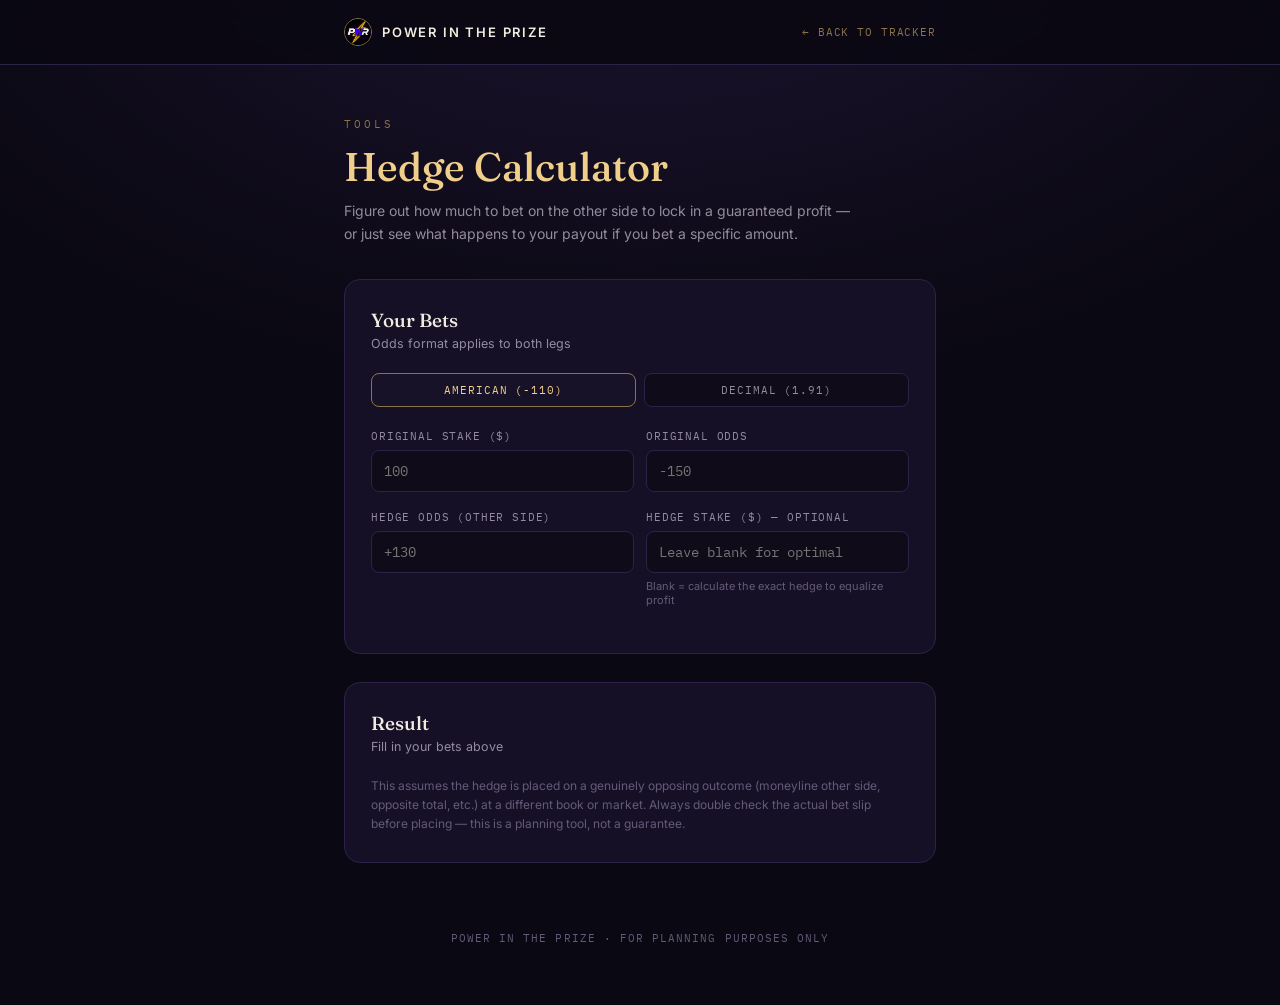
<file: hedge-calculator.html>
<!DOCTYPE html>
<html lang="en">
<head>
<meta charset="UTF-8">
<meta name="viewport" content="width=device-width, initial-scale=1.0">
<title>Hedge Calculator — Power In The Prize</title>
<link rel="preconnect" href="https://fonts.googleapis.com">
<link rel="preconnect" href="https://fonts.gstatic.com" crossorigin>
<link href="https://fonts.googleapis.com/css2?family=Fraunces:ital,opsz,wght@0,9..144,300;0,9..144,500;0,9..144,600&family=Inter:wght@400;500;600&family=IBM+Plex+Mono:wght@400;500;600&display=swap" rel="stylesheet">
<style>
  :root{
    --bg:#0a0812; --panel:#161027; --line:#2c2247;
    --gold:#d4af6a; --gold-bright:#f0cf8a; --gold-dim:#8a744a;
    --burgundy:#7a4fc4; --burgundy-bright:#a984e0;
    --cream:#f1ece0; --muted:#948c9e; --muted-2:#645a78;
  }
  *{box-sizing:border-box;margin:0;padding:0;}
  body{
    background:radial-gradient(120% 90% at 50% -10%, #1c1430 0%, var(--bg) 55%);
    color:var(--cream);font-family:'Inter',sans-serif;-webkit-font-smoothing:antialiased;
    min-height:100vh;
  }
  .mono{font-family:'IBM Plex Mono',monospace;}
  .wrap{max-width:640px;margin:0 auto;padding:0 24px;}

  header{
    position:sticky;top:0;z-index:50;background:rgba(10,8,18,.86);
    backdrop-filter:blur(10px);border-bottom:1px solid var(--line);
  }
  header .wrap{display:flex;align-items:center;justify-content:space-between;height:64px;}
  .brand{display:flex;align-items:center;gap:10px;}
  .brand .mark{
    width:28px;height:28px;border-radius:50%;border:1px solid var(--gold-dim);
    display:flex;align-items:center;justify-content:center;
    font-family:'Fraunces',serif;font-size:14px;color:var(--gold-bright);
  }
  .brand .mark img{width:100%;height:100%;object-fit:cover;border-radius:50%;}
  .brand .name{font-size:13px;letter-spacing:.14em;text-transform:uppercase;color:var(--muted);}
  .brand .name b{color:var(--cream);font-weight:600;}
  .back-link{
    font-family:'IBM Plex Mono',monospace;font-size:11px;letter-spacing:.08em;text-transform:uppercase;
    color:var(--gold-dim);text-decoration:none;border-bottom:1px solid transparent;
  }
  .back-link:hover{border-bottom-color:var(--gold-dim);}

  .hero{padding:52px 0 6px;}
  .eyebrow{
    font-family:'IBM Plex Mono',monospace;font-size:11px;letter-spacing:.28em;
    text-transform:uppercase;color:var(--gold-dim);margin-bottom:14px;
  }
  h1{
    font-family:'Fraunces',serif;font-weight:500;font-size:clamp(28px,5.5vw,40px);
    line-height:1.08;color:var(--gold-bright);margin-bottom:12px;
  }
  .lede{color:var(--muted);font-size:14px;line-height:1.6;max-width:520px;}

  section.block{margin:28px 0;}
  .panel{background:var(--panel);border:1px solid var(--line);border-radius:16px;padding:28px 26px;}
  h2{font-family:'Fraunces',serif;font-weight:500;font-size:19px;color:var(--cream);margin-bottom:4px;}
  .panel-sub{color:var(--muted);font-size:12.5px;margin-bottom:22px;}

  .odds-toggle{display:flex;gap:8px;margin-bottom:22px;}
  .odds-toggle button{
    flex:1;background:#0f0b18;border:1px solid var(--line);color:var(--muted);
    padding:9px;border-radius:8px;font-family:'IBM Plex Mono',monospace;font-size:11px;
    letter-spacing:.08em;text-transform:uppercase;cursor:pointer;
  }
  .odds-toggle button.active{border-color:var(--gold-dim);color:var(--gold-bright);background:#181228;}

  .field-row{display:flex;gap:12px;margin-bottom:18px;}
  .field{flex:1;}
  label{display:block;font-family:'IBM Plex Mono',monospace;font-size:10.5px;letter-spacing:.08em;text-transform:uppercase;color:var(--muted);margin-bottom:7px;}
  input{
    width:100%;background:#0f0b18;border:1px solid var(--line);border-radius:8px;
    padding:11px 12px;color:var(--cream);font-family:'IBM Plex Mono',monospace;font-size:14px;outline:none;
  }
  input:focus{border-color:var(--gold-dim);}
  .hint{font-size:11px;color:var(--muted-2);margin-top:6px;}

  .divider{border-top:1px solid var(--line);margin:22px 0;}

  .result-grid{display:grid;grid-template-columns:1fr 1fr;gap:14px;}
  .result-card{
    background:#0f0b18;border:1px solid var(--line);border-radius:12px;padding:16px;text-align:center;
  }
  .result-card .k{font-family:'IBM Plex Mono',monospace;font-size:10px;letter-spacing:.08em;text-transform:uppercase;color:var(--muted);margin-bottom:8px;}
  .result-card .v{font-family:'Fraunces',serif;font-size:22px;font-weight:600;color:var(--gold-bright);}
  .result-card .v.neg{color:var(--burgundy-bright);}

  .outcome-row{display:flex;justify-content:space-between;padding:10px 0;border-bottom:1px solid #201c30;font-size:13px;}
  .outcome-row:last-child{border-bottom:none;}
  .outcome-row .label{color:var(--muted);}
  .outcome-row .amt{font-family:'IBM Plex Mono',monospace;color:var(--cream);}
  .outcome-row .amt.pos{color:var(--gold-bright);}
  .outcome-row .amt.neg{color:var(--burgundy-bright);}

  .warn{font-size:12px;color:var(--muted-2);margin-top:16px;line-height:1.6;}

  footer{padding:40px 0 60px;text-align:center;}
  footer p{font-family:'IBM Plex Mono',monospace;font-size:10.5px;letter-spacing:.1em;color:var(--muted-2);text-transform:uppercase;}

  @media (max-width:520px){
    .field-row{flex-direction:column;gap:14px;}
    .result-grid{grid-template-columns:1fr;}
    .panel{padding:22px 18px;}
  }
</style>
<link rel="icon" type="image/png" href="favicon.png">
</head>
<body>

<header>
  <div class="wrap">
    <div class="brand">
      <div class="mark"><img src="logo-192.png" alt="Power In The Prize logo"></div>
      <div class="name"><b>Power In The Prize</b></div>
    </div>
    <a class="back-link" href="index.html">&larr; Back to Tracker</a>
  </div>
</header>

<div class="wrap">
  <div class="hero">
    <div class="eyebrow">Tools</div>
    <h1>Hedge Calculator</h1>
    <p class="lede">Figure out how much to bet on the other side to lock in a guaranteed profit &mdash; or just see what happens to your payout if you bet a specific amount.</p>
  </div>

  <section class="block">
    <div class="panel">
      <h2>Your Bets</h2>
      <div class="panel-sub">Odds format applies to both legs</div>

      <div class="odds-toggle">
        <button id="btnAmerican" class="active" onclick="setFormat('american')">American (-110)</button>
        <button id="btnDecimal" onclick="setFormat('decimal')">Decimal (1.91)</button>
      </div>

      <div class="field-row">
        <div class="field">
          <label for="stake1">Original Stake ($)</label>
          <input type="number" id="stake1" placeholder="100" min="0" step="1">
        </div>
        <div class="field">
          <label for="odds1">Original Odds</label>
          <input type="text" id="odds1" placeholder="-150">
        </div>
      </div>

      <div class="field-row">
        <div class="field">
          <label for="odds2">Hedge Odds (other side)</label>
          <input type="text" id="odds2" placeholder="+130">
        </div>
        <div class="field">
          <label for="stake2">Hedge Stake ($) &mdash; optional</label>
          <input type="number" id="stake2" placeholder="Leave blank for optimal" min="0" step="1">
          <div class="hint">Blank = calculate the exact hedge to equalize profit</div>
        </div>
      </div>
    </div>
  </section>

  <section class="block">
    <div class="panel">
      <h2>Result</h2>
      <div class="panel-sub" id="resultSub">Fill in your bets above</div>

      <div class="result-grid" id="resultGrid" style="display:none;">
        <div class="result-card">
          <div class="k">Hedge Stake</div>
          <div class="v" id="outHedgeStake">—</div>
        </div>
        <div class="result-card">
          <div class="k">Guaranteed Profit</div>
          <div class="v" id="outGuaranteed">—</div>
        </div>
      </div>

      <div class="divider" id="outcomeDivider" style="display:none;"></div>

      <div id="outcomeBreakdown"></div>

      <p class="warn">This assumes the hedge is placed on a genuinely opposing outcome (moneyline other side, opposite total, etc.) at a different book or market. Always double check the actual bet slip before placing &mdash; this is a planning tool, not a guarantee.</p>
    </div>
  </section>
</div>

<footer>
  <p>Power In The Prize &middot; For planning purposes only</p>
</footer>

<script>
let format = 'american';

function setFormat(f){
  format = f;
  document.getElementById('btnAmerican').classList.toggle('active', f==='american');
  document.getElementById('btnDecimal').classList.toggle('active', f==='decimal');
  document.getElementById('odds1').placeholder = f==='american' ? '-150' : '1.67';
  document.getElementById('odds2').placeholder = f==='american' ? '+130' : '2.30';
  calc();
}

function toDecimal(raw){
  const v = parseFloat(raw);
  if(isNaN(v)) return null;
  if(format === 'decimal'){
    return v > 1 ? v : null;
  }
  // american
  if(v >= 100) return 1 + (v/100);
  if(v <= -100) return 1 + (100/Math.abs(v));
  return null;
}

function fmtMoney(n){
  const sign = n < 0 ? '-' : '';
  return sign + '$' + Math.abs(n).toLocaleString('en-US', {minimumFractionDigits:2, maximumFractionDigits:2});
}

function calc(){
  const stake1 = parseFloat(document.getElementById('stake1').value);
  const d1 = toDecimal(document.getElementById('odds1').value);
  const d2 = toDecimal(document.getElementById('odds2').value);
  const manualStake2 = document.getElementById('stake2').value.trim();

  const resultGrid = document.getElementById('resultGrid');
  const resultSub = document.getElementById('resultSub');
  const outcomeDivider = document.getElementById('outcomeDivider');
  const breakdown = document.getElementById('outcomeBreakdown');

  if(!stake1 || stake1 <= 0 || !d1 || !d2){
    resultGrid.style.display = 'none';
    outcomeDivider.style.display = 'none';
    breakdown.innerHTML = '';
    resultSub.textContent = 'Fill in your original stake and both odds to see the breakdown';
    return;
  }

  // Optimal hedge stake for equal profit both ways
  const optimalHedge = (stake1 * d1) / d2;
  const hedgeStake = manualStake2 !== '' && !isNaN(parseFloat(manualStake2)) ? parseFloat(manualStake2) : optimalHedge;

  const profitIfOriginalWins = (stake1 * d1) - stake1 - hedgeStake;
  const profitIfHedgeWins = (hedgeStake * d2) - hedgeStake - stake1;

  resultGrid.style.display = 'grid';
  outcomeDivider.style.display = 'block';
  resultSub.textContent = manualStake2 !== '' ? 'Based on your custom hedge amount' : 'Optimal hedge \u2014 equal profit no matter which side hits';

  document.getElementById('outHedgeStake').textContent = fmtMoney(hedgeStake);

  const guaranteedEl = document.getElementById('outGuaranteed');
  if(manualStake2 !== ''){
    const worst = Math.min(profitIfOriginalWins, profitIfHedgeWins);
    guaranteedEl.textContent = fmtMoney(worst);
    guaranteedEl.className = 'v ' + (worst < 0 ? 'neg' : '');
  } else {
    guaranteedEl.textContent = fmtMoney(profitIfOriginalWins);
    guaranteedEl.className = 'v ' + (profitIfOriginalWins < 0 ? 'neg' : '');
  }

  breakdown.innerHTML = `
    <div class="outcome-row">
      <div class="label">If original bet wins</div>
      <div class="amt ${profitIfOriginalWins>=0?'pos':'neg'}">${fmtMoney(profitIfOriginalWins)}</div>
    </div>
    <div class="outcome-row">
      <div class="label">If hedge bet wins</div>
      <div class="amt ${profitIfHedgeWins>=0?'pos':'neg'}">${fmtMoney(profitIfHedgeWins)}</div>
    </div>
  `;
}

['stake1','odds1','odds2','stake2'].forEach(id=>{
  document.getElementById(id).addEventListener('input', calc);
});
</script>

</body>
</html>
</file>
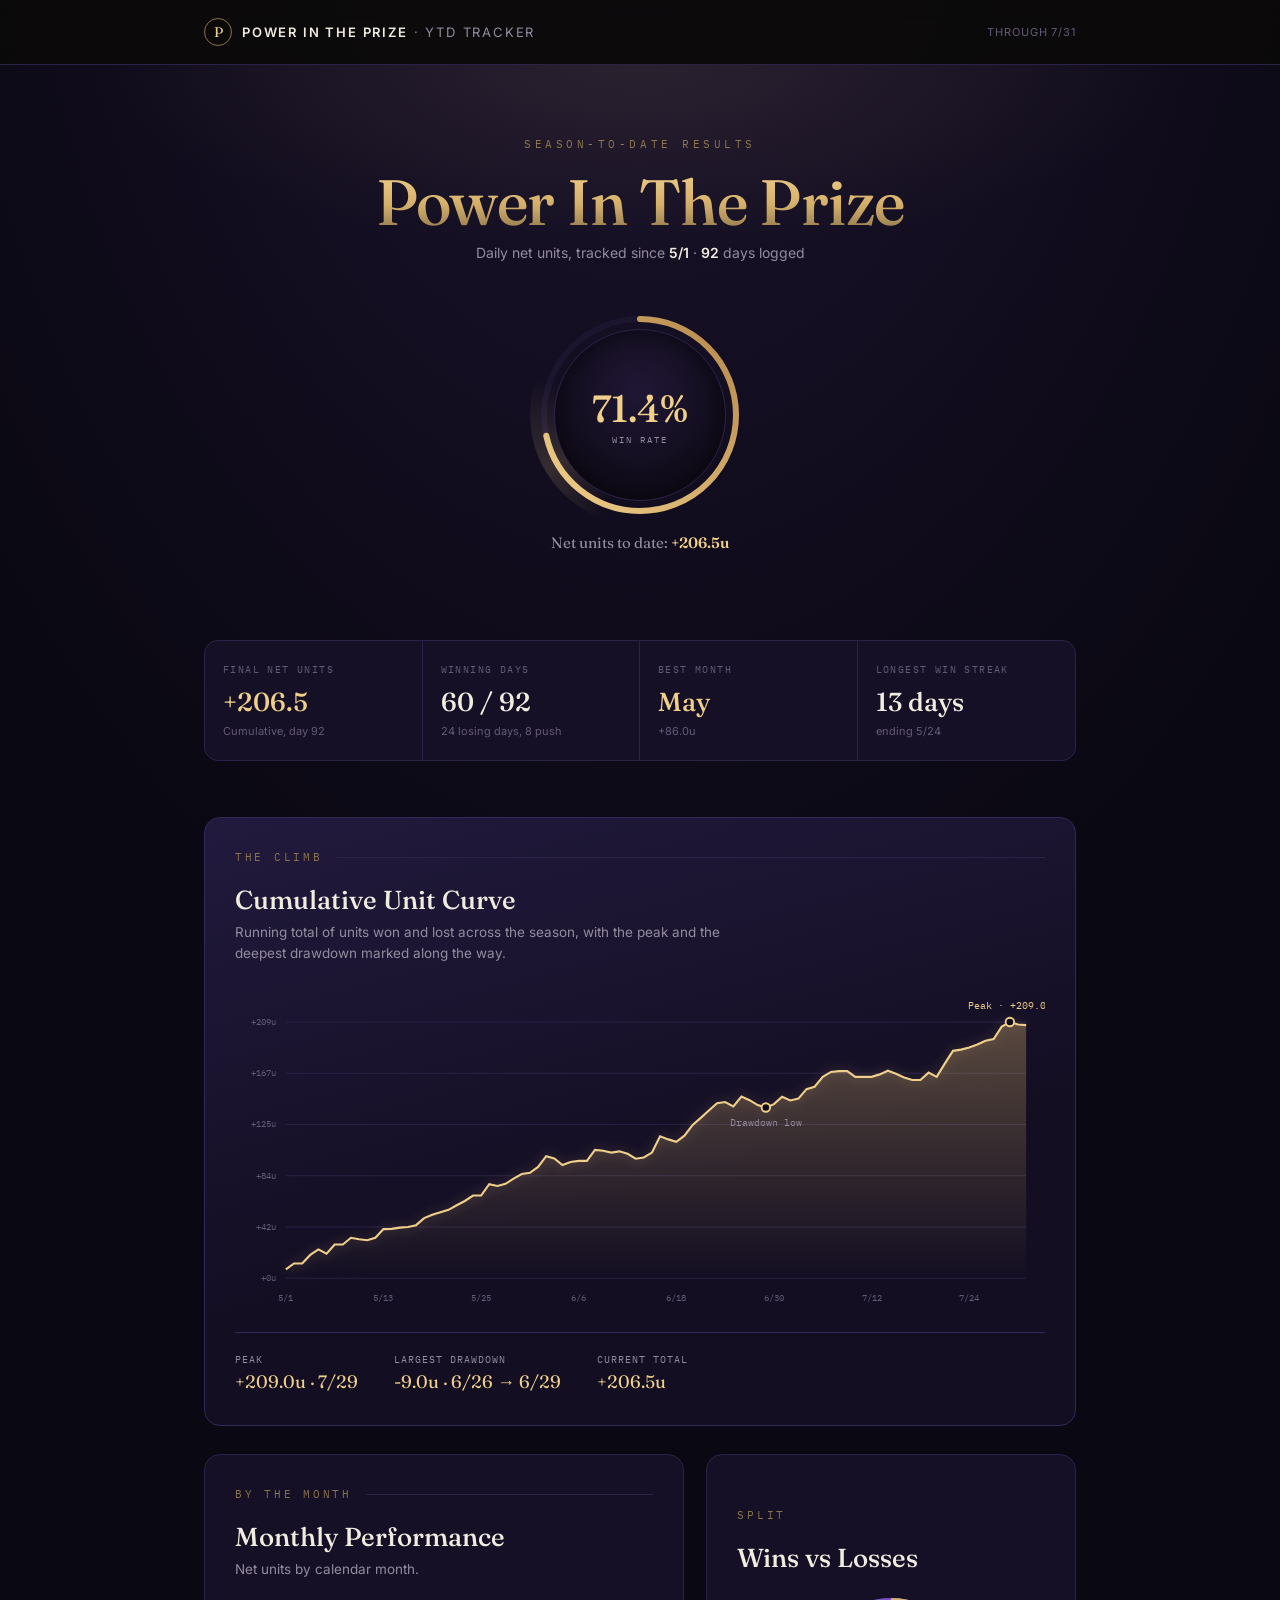
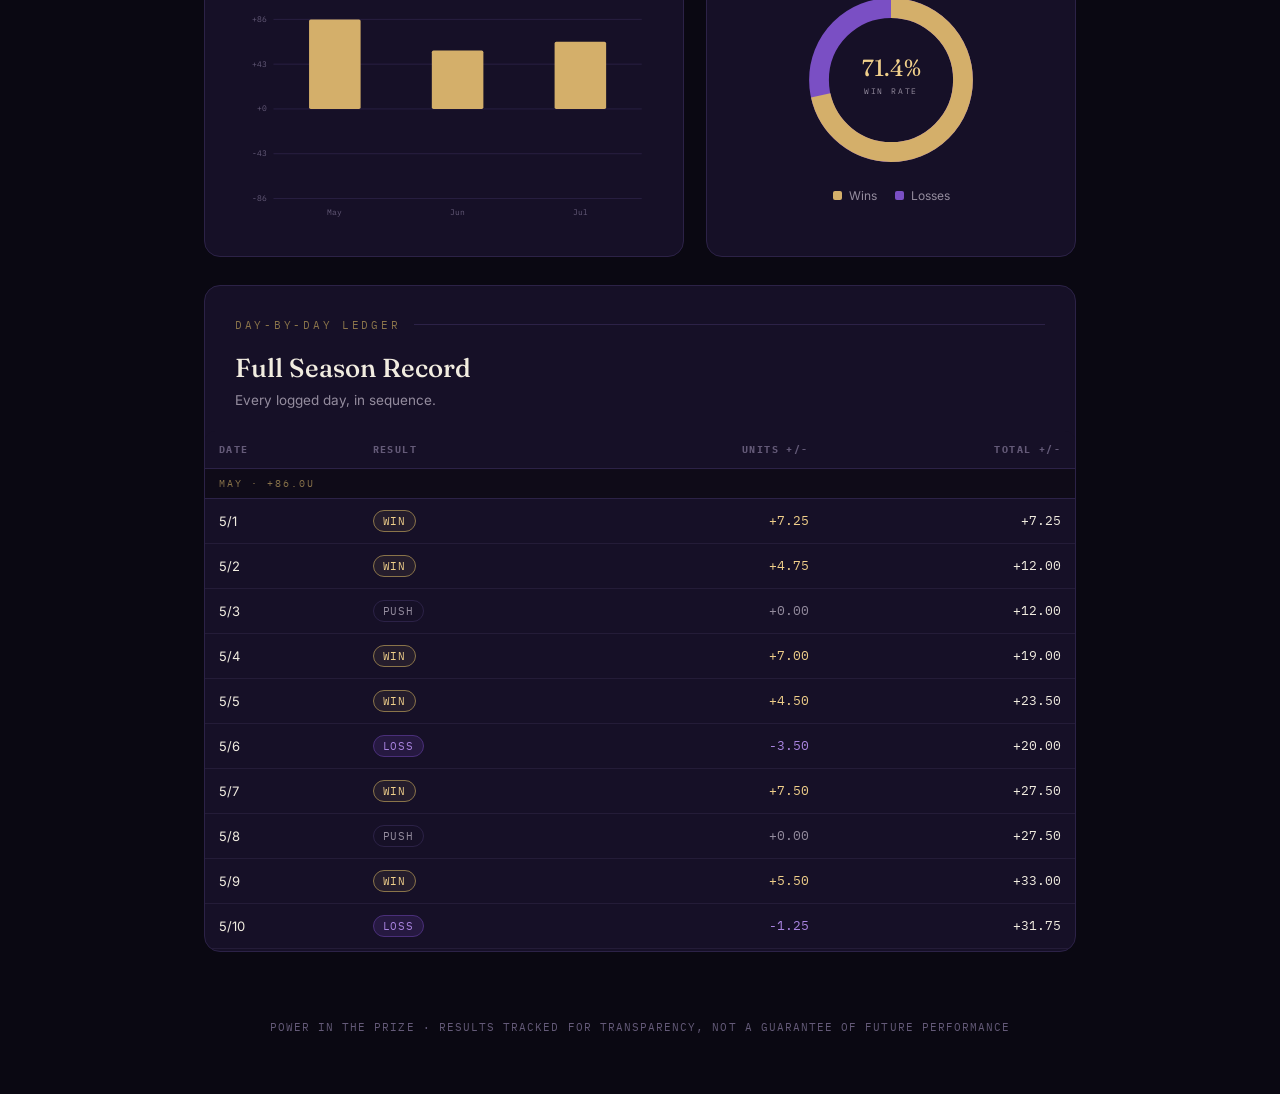
<file: index (1).html>
<!DOCTYPE html>
<html lang="en">
<head>
<meta charset="UTF-8">
<meta name="viewport" content="width=device-width, initial-scale=1.0">
<title>Power In The Prize — YTD Tracker</title>
<link rel="preconnect" href="https://fonts.googleapis.com">
<link rel="preconnect" href="https://fonts.gstatic.com" crossorigin>
<link href="https://fonts.googleapis.com/css2?family=Fraunces:ital,opsz,wght@0,9..144,300;0,9..144,500;0,9..144,600;1,9..144,500&family=Inter:wght@400;500;600&family=IBM+Plex+Mono:wght@400;500;600&display=swap" rel="stylesheet">
<style>
  :root{
    --bg:#0a0812;
    --bg-2:#0d0a16;
    --panel:#161027;
    --panel-2:#1c1530;
    --line:#2c2247;
    --gold:#d4af6a;
    --gold-bright:#f0cf8a;
    --gold-dim:#8a744a;
    --burgundy:#7a4fc4;
    --burgundy-bright:#a984e0;
    --cream:#f1ece0;
    --muted:#948c9e;
    --muted-2:#645a78;
  }
  *{box-sizing:border-box;margin:0;padding:0;}
  html{scroll-behavior:smooth;}
  body{
    background:radial-gradient(120% 90% at 50% -10%, #1c1430 0%, var(--bg) 55%);
    color:var(--cream);
    font-family:'Inter',sans-serif;
    -webkit-font-smoothing:antialiased;
    min-height:100vh;
  }
  .mono{font-family:'IBM Plex Mono',monospace;}
  .wrap{max-width:920px;margin:0 auto;padding:0 24px;}

  /* ---------- Header ---------- */
  header{
    position:sticky;top:0;z-index:50;
    background:rgba(11,10,8,.86);
    backdrop-filter:blur(10px);
    border-bottom:1px solid var(--line);
  }
  header .wrap{display:flex;align-items:center;justify-content:space-between;height:64px;}
  .brand{display:flex;align-items:center;gap:10px;}
  .brand .mark{
    width:28px;height:28px;border-radius:50%;
    border:1px solid var(--gold-dim);
    display:flex;align-items:center;justify-content:center;
    font-family:'Fraunces',serif;font-size:14px;color:var(--gold-bright);
  }
  .brand .name{font-size:13px;letter-spacing:.14em;text-transform:uppercase;color:var(--muted);}
  .brand .name b{color:var(--cream);font-weight:600;}
  header .updated{font-size:11px;letter-spacing:.08em;color:var(--muted-2);text-transform:uppercase;}

  /* ---------- Hero ---------- */
  .hero{padding:72px 0 48px;text-align:center;position:relative;overflow:hidden;}
  .hero::before{
    content:"";position:absolute;inset:0;
    background:
      radial-gradient(60% 50% at 50% 0%, rgba(212,175,106,.10), transparent 70%);
    pointer-events:none;
  }
  .eyebrow{
    font-family:'IBM Plex Mono',monospace;font-size:11px;letter-spacing:.32em;
    text-transform:uppercase;color:var(--gold-dim);margin-bottom:18px;
  }
  h1.title{
    font-family:'Fraunces',serif;font-weight:500;
    font-size:clamp(38px,7vw,64px);line-height:1.02;
    letter-spacing:-.01em;
    background:linear-gradient(180deg,var(--gold-bright) 0%, var(--gold) 55%, var(--gold-dim) 100%);
    -webkit-background-clip:text;background-clip:text;color:transparent;
    margin-bottom:10px;
  }
  .subtitle{color:var(--muted);font-size:14px;}
  .subtitle b{color:var(--cream);font-weight:600;}

  /* Medallion */
  .medallion-row{display:flex;justify-content:center;margin:44px 0 8px;}
  .medallion{position:relative;width:220px;height:220px;}
  .medallion svg{width:100%;height:100%;}
  .medallion .ring-track{fill:none;stroke:var(--panel-2);stroke-width:6;}
  .medallion .ring-fill{fill:none;stroke:url(#goldGrad);stroke-width:6;stroke-linecap:round;
    transform-origin:50% 50%;transform:rotate(-90deg);
    stroke-dasharray:0 999; animation:fillRing 1.6s cubic-bezier(.2,.7,.2,1) .3s forwards;
  }
  .medallion .core{
    position:absolute;inset:24px;border-radius:50%;
    background:radial-gradient(60% 60% at 50% 35%, #201735 0%, #0f0b18 100%);
    border:1px solid var(--line);
    display:flex;flex-direction:column;align-items:center;justify-content:center;
    box-shadow:inset 0 0 24px rgba(0,0,0,.5);
  }
  .medallion .core .pct{font-family:'Fraunces',serif;font-size:38px;color:var(--gold-bright);font-weight:500;}
  .medallion .core .lbl{font-family:'IBM Plex Mono',monospace;font-size:9px;letter-spacing:.22em;color:var(--muted);margin-top:2px;text-transform:uppercase;}
  .medallion .sheen{
    position:absolute;inset:0;border-radius:50%;
    background:conic-gradient(from 200deg, transparent 0deg, rgba(240,207,138,.16) 40deg, transparent 90deg);
    animation:spin 7s linear infinite;
  }
  @keyframes spin{to{transform:rotate(360deg);}}
  @keyframes fillRing{to{stroke-dasharray: var(--dash) 999;}}

  .hero-net{font-family:'Fraunces',serif;font-size:15px;color:var(--muted);margin-top:6px;}
  .hero-net b{color:var(--gold-bright);font-weight:600;}

  /* ---------- Stat grid ---------- */
  .stats{
    display:grid;grid-template-columns:repeat(4,1fr);
    border:1px solid var(--line);border-radius:14px;overflow:hidden;
    margin:40px 0 56px;background:var(--panel);
  }
  .stat{padding:22px 18px;border-right:1px solid var(--line);}
  .stat:last-child{border-right:none;}
  .stat .k{font-family:'IBM Plex Mono',monospace;font-size:10px;letter-spacing:.14em;text-transform:uppercase;color:var(--muted-2);margin-bottom:10px;}
  .stat .v{font-family:'Fraunces',serif;font-size:26px;color:var(--cream);font-weight:500;}
  .stat .v.gold{color:var(--gold-bright);}
  .stat .v.burg{color:var(--burgundy-bright);}
  .stat .sub{font-size:11px;color:var(--muted-2);margin-top:6px;}

  /* ---------- Section shell ---------- */
  section.block{margin-bottom:28px;}
  .panel{
    background:var(--panel);border:1px solid var(--line);border-radius:16px;
    padding:32px 30px;
  }
  .panel.tinted{background:linear-gradient(165deg,#211a3d 0%, #130e22 60%);border-color:#34275a;}
  .section-eyebrow{
    font-family:'IBM Plex Mono',monospace;font-size:10.5px;letter-spacing:.26em;
    text-transform:uppercase;color:var(--gold-dim);
    display:flex;align-items:center;gap:14px;margin-bottom:20px;
  }
  .section-eyebrow::after{content:"";flex:1;height:1px;background:var(--line);}
  h2{font-family:'Fraunces',serif;font-weight:500;font-size:26px;color:var(--cream);margin-bottom:6px;}
  .panel p.desc{color:var(--muted);font-size:13.5px;max-width:520px;line-height:1.55;margin-bottom:26px;}

  /* ---------- Charts ---------- */
  .chart-wrap{width:100%;overflow-x:auto;}
  svg.chart{display:block;width:100%;height:auto;}
  .axis-label{font-family:'IBM Plex Mono',monospace;font-size:10px;fill:var(--muted-2);}
  .gridline{stroke:var(--line);stroke-width:1;}
  .bar-pos{fill:var(--gold);}
  .bar-neg{fill:var(--burgundy);}
  .curve-line{fill:none;stroke:var(--gold-bright);stroke-width:2.25;filter:drop-shadow(0 0 6px rgba(240,207,138,.35));}
  .curve-fill{fill:url(#curveGrad);}
  .marker-dot{fill:#0f0b18;stroke:var(--gold-bright);stroke-width:2;}
  .marker-text{font-family:'IBM Plex Mono',monospace;font-size:10.5px;fill:var(--gold-bright);}
  .marker-text.dim{fill:var(--muted);}

  .curve-footer{display:flex;gap:36px;flex-wrap:wrap;margin-top:22px;padding-top:20px;border-top:1px solid #34275a;}
  .curve-footer .item .k{font-family:'IBM Plex Mono',monospace;font-size:10px;letter-spacing:.1em;text-transform:uppercase;color:var(--muted);}
  .curve-footer .item .v{font-family:'Fraunces',serif;font-size:18px;color:var(--gold-bright);margin-top:4px;}

  /* ---------- Two-col: monthly + donut ---------- */
  .two-col{display:grid;grid-template-columns:1.3fr 1fr;gap:22px;}
  .donut-wrap{display:flex;flex-direction:column;align-items:center;justify-content:center;}
  .legend{display:flex;gap:18px;margin-top:18px;}
  .legend .item{display:flex;align-items:center;gap:7px;font-size:12px;color:var(--muted);}
  .legend .dot{width:9px;height:9px;border-radius:2px;}
  .legend .dot.gold{background:var(--gold);}
  .legend .dot.burg{background:var(--burgundy);}

  /* ---------- Ledger ---------- */
  .ledger-scroll{max-height:520px;overflow-y:auto;border-radius:10px;}
  table{width:100%;border-collapse:collapse;}
  thead th{
    position:sticky;top:0;background:var(--panel);
    font-family:'IBM Plex Mono',monospace;font-size:10px;letter-spacing:.14em;text-transform:uppercase;
    color:var(--muted-2);text-align:left;padding:12px 14px;border-bottom:1px solid var(--line);
  }
  thead th.num{text-align:right;}
  tbody td{padding:11px 14px;font-size:13px;border-bottom:1px solid #241c38;color:var(--cream);}
  tbody tr:hover{background:#1e1730;}
  tbody td.num{text-align:right;font-family:'IBM Plex Mono',monospace;}
  .pill{
    display:inline-block;font-family:'IBM Plex Mono',monospace;font-size:10.5px;letter-spacing:.08em;
    padding:3px 9px;border-radius:20px;border:1px solid;
  }
  .pill.win{color:var(--gold-bright);border-color:var(--gold-dim);background:rgba(212,175,106,.08);}
  .pill.loss{color:var(--burgundy-bright);border-color:#4a2f7a;background:rgba(122,79,196,.16);}
  .pill.push{color:var(--muted);border-color:var(--line);background:transparent;}
  .month-divider td{
    padding:8px 14px;font-family:'IBM Plex Mono',monospace;font-size:10px;letter-spacing:.2em;
    text-transform:uppercase;color:var(--gold-dim);background:#0f0b18;border-bottom:1px solid var(--line);
  }

  /* Scrollbar */
  .ledger-scroll::-webkit-scrollbar{width:8px;}
  .ledger-scroll::-webkit-scrollbar-track{background:transparent;}
  .ledger-scroll::-webkit-scrollbar-thumb{background:#3a2f5a;border-radius:4px;}

  footer{padding:40px 0 60px;text-align:center;}
  footer p{font-family:'IBM Plex Mono',monospace;font-size:10.5px;letter-spacing:.1em;color:var(--muted-2);text-transform:uppercase;}

  @media (max-width:720px){
    .stats{grid-template-columns:repeat(2,1fr);}
    .stat{border-bottom:1px solid var(--line);}
    .two-col{grid-template-columns:1fr;}
    .panel{padding:24px 18px;}
  }
  @media (prefers-reduced-motion: reduce){
    .medallion .sheen{animation:none;}
    .medallion .ring-fill{animation:none;stroke-dasharray:var(--dash) 999;}
  }
</style>
</head>
<body>

<header>
  <div class="wrap">
    <div class="brand">
      <div class="mark">P</div>
      <div class="name"><b>Power In The Prize</b> · YTD Tracker</div>
    </div>
    <div class="updated" id="updatedLabel">Through —</div>
  </div>
</header>

<div class="hero">
  <div class="wrap">
    <div class="eyebrow">Season-to-Date Results</div>
    <h1 class="title">Power In The Prize</h1>
    <div class="subtitle">Daily net units, tracked since <b id="seasonStart">—</b> · <b id="daysTracked">—</b> days logged</div>

    <div class="medallion-row">
      <div class="medallion">
        <svg viewBox="0 0 220 220">
          <defs>
            <linearGradient id="goldGrad" x1="0%" y1="0%" x2="100%" y2="100%">
              <stop offset="0%" stop-color="#f0cf8a"/>
              <stop offset="100%" stop-color="#b6884a"/>
            </linearGradient>
          </defs>
          <circle class="ring-track" cx="110" cy="110" r="96"/>
          <circle class="ring-fill" id="ringFill" cx="110" cy="110" r="96"/>
        </svg>
        <div class="sheen"></div>
        <div class="core">
          <div class="pct" id="winRatePct">—</div>
          <div class="lbl">Win Rate</div>
        </div>
      </div>
    </div>
    <div class="hero-net">Net units to date: <b id="heroNet">—</b></div>
  </div>
</div>

<div class="wrap">

  <div class="stats">
    <div class="stat">
      <div class="k">Final Net Units</div>
      <div class="v gold" id="statNet">—</div>
      <div class="sub" id="statNetSub">—</div>
    </div>
    <div class="stat">
      <div class="k">Winning Days</div>
      <div class="v" id="statWins">—</div>
      <div class="sub" id="statWinsSub">—</div>
    </div>
    <div class="stat">
      <div class="k">Best Month</div>
      <div class="v gold" id="statBestMonth">—</div>
      <div class="sub" id="statBestMonthSub">—</div>
    </div>
    <div class="stat">
      <div class="k">Longest Win Streak</div>
      <div class="v" id="statStreak">—</div>
      <div class="sub" id="statStreakSub">—</div>
    </div>
  </div>

  <section class="block">
    <div class="panel tinted">
      <div class="section-eyebrow">The Climb</div>
      <h2>Cumulative Unit Curve</h2>
      <p class="desc">Running total of units won and lost across the season, with the peak and the deepest drawdown marked along the way.</p>
      <div class="chart-wrap">
        <svg class="chart" id="curveChart" viewBox="0 0 860 340"></svg>
      </div>
      <div class="curve-footer">
        <div class="item"><div class="k">Peak</div><div class="v" id="curvePeak">—</div></div>
        <div class="item"><div class="k">Largest Drawdown</div><div class="v" id="curveDD">—</div></div>
        <div class="item"><div class="k">Current Total</div><div class="v" id="curveFinish">—</div></div>
      </div>
    </div>
  </section>

  <section class="block">
    <div class="two-col">
      <div class="panel">
        <div class="section-eyebrow">By The Month</div>
        <h2>Monthly Performance</h2>
        <p class="desc">Net units by calendar month.</p>
        <div class="chart-wrap">
          <svg class="chart" id="monthChart" viewBox="0 0 500 260"></svg>
        </div>
      </div>
      <div class="panel donut-wrap">
        <div class="section-eyebrow" style="align-self:flex-start;">Split</div>
        <h2 style="align-self:flex-start;">Wins vs Losses</h2>
        <svg id="donutChart" viewBox="0 0 200 200" style="width:180px;height:180px;margin-top:10px;"></svg>
        <div class="legend">
          <div class="item"><span class="dot gold"></span>Wins</div>
          <div class="item"><span class="dot burg"></span>Losses</div>
        </div>
      </div>
    </div>
  </section>

  <section class="block">
    <div class="panel" style="padding:0;overflow:hidden;">
      <div style="padding:32px 30px 20px;">
        <div class="section-eyebrow">Day-By-Day Ledger</div>
        <h2>Full Season Record</h2>
        <p class="desc" style="margin-bottom:0;">Every logged day, in sequence.</p>
      </div>
      <div class="ledger-scroll">
        <table>
          <thead>
            <tr>
              <th>Date</th>
              <th>Result</th>
              <th class="num">Units +/-</th>
              <th class="num">Total +/-</th>
            </tr>
          </thead>
          <tbody id="ledgerBody"></tbody>
        </table>
      </div>
    </div>
  </section>

</div>

<footer>
  <p>Power In The Prize &middot; Results tracked for transparency, not a guarantee of future performance</p>
</footer>

<script>
/* ============ RAW DATA — add new days here ============
   Each entry: { d: "M/D", m: month number, v1: V1zons units, ghost: Ghost units (0 if not running that day) }
   Combined daily total = v1 + ghost
*/
const RAW = [
  {d:"5/1",m:5,v1:7.25,g:0},{d:"5/2",m:5,v1:4.75,g:0},{d:"5/3",m:5,v1:0,g:0},{d:"5/4",m:5,v1:7,g:0},
  {d:"5/5",m:5,v1:4.5,g:0},{d:"5/6",m:5,v1:-3.5,g:0},{d:"5/7",m:5,v1:7.5,g:0},{d:"5/8",m:5,v1:0,g:0},
  {d:"5/9",m:5,v1:5.5,g:0},{d:"5/10",m:5,v1:-1.25,g:0},{d:"5/11",m:5,v1:-0.75,g:0},{d:"5/12",m:5,v1:2,g:0},
  {d:"5/13",m:5,v1:7,g:0},{d:"5/14",m:5,v1:0.25,g:0},{d:"5/15",m:5,v1:1,g:0},{d:"5/16",m:5,v1:0.5,g:0},
  {d:"5/17",m:5,v1:1.5,g:0},{d:"5/18",m:5,v1:5.75,g:0},{d:"5/19",m:5,v1:2.75,g:0},{d:"5/20",m:5,v1:2,g:0},
  {d:"5/21",m:5,v1:2,g:0},{d:"5/22",m:5,v1:3.75,g:0},{d:"5/23",m:5,v1:3.5,g:0},{d:"5/24",m:5,v1:4.5,g:0},
  {d:"5/25",m:5,v1:0,g:0},{d:"5/26",m:5,v1:9.25,g:0},{d:"5/27",m:5,v1:-1.5,g:0},{d:"5/28",m:5,v1:1.75,g:0},
  {d:"5/29",m:5,v1:4.25,g:0},{d:"5/30",m:5,v1:3.75,g:0},{d:"5/31",m:5,v1:1,g:0},

  {d:"6/1",m:6,v1:4.75,g:0},{d:"6/2",m:6,v1:8.75,g:0},{d:"6/3",m:6,v1:-1.75,g:0},{d:"6/4",m:6,v1:-5.5,g:0},
  {d:"6/5",m:6,v1:2.5,g:0},{d:"6/6",m:6,v1:1,g:0},{d:"6/7",m:6,v1:0,g:0},{d:"6/8",m:6,v1:9,g:0},
  {d:"6/9",m:6,v1:-0.75,g:0},{d:"6/10",m:6,v1:-1.5,g:0},{d:"6/11",m:6,v1:1,g:0},{d:"6/12",m:6,v1:-2,g:0},
  {d:"6/13",m:6,v1:-4,g:0},{d:"6/14",m:6,v1:1,g:0},{d:"6/15",m:6,v1:4,g:0},{d:"6/16",m:6,v1:13.25,g:0},
  {d:"6/17",m:6,v1:-2.5,g:0},{d:"6/18",m:6,v1:-2,g:0},{d:"6/19",m:6,v1:5,g:0},{d:"6/20",m:6,v1:8.75,g:0},
  {d:"6/21",m:6,v1:5.75,g:0},{d:"6/22",m:6,v1:6,g:0},{d:"6/23",m:6,v1:6,g:0},{d:"6/24",m:6,v1:1,g:0},
  {d:"6/25",m:6,v1:-3.5,g:0},{d:"6/26",m:6,v1:8,g:0},{d:"6/27",m:6,v1:-3,g:0},{d:"6/28",m:6,v1:-4,g:0},
  {d:"6/29",m:6,v1:-2,g:0},{d:"6/30",m:6,v1:2.75,g:0},

  {d:"7/1",m:7,v1:4,g:2},{d:"7/2",m:7,v1:-2,g:-1},{d:"7/3",m:7,v1:-2,g:3.5},{d:"7/4",m:7,v1:6,g:1.75},
  {d:"7/5",m:7,v1:2,g:0},{d:"7/6",m:7,v1:5,g:3},{d:"7/7",m:7,v1:2.75,g:1.25},{d:"7/8",m:7,v1:2,g:-1.25},
  {d:"7/9",m:7,v1:1,g:-1},{d:"7/10",m:7,v1:-4.75,g:0},{d:"7/11",m:7,v1:1,g:-1},{d:"7/12",m:7,v1:0,g:0},
  {d:"7/13",m:7,v1:1,g:1},{d:"7/14",m:7,v1:2,g:1},{d:"7/15",m:7,v1:-1,g:-1.5},{d:"7/16",m:7,v1:-2,g:-1},
  {d:"7/17",m:7,v1:-3.5,g:1.5},{d:"7/18",m:7,v1:0,g:0},{d:"7/19",m:7,v1:3.5,g:2.5},{d:"7/20",m:7,v1:-2,g:-1.5},
  {d:"7/21",m:7,v1:7.75,g:3},{d:"7/22",m:7,v1:5,g:5.5},{d:"7/23",m:7,v1:-2,g:3},{d:"7/24",m:7,v1:4.25,g:-2.5},
  {d:"7/25",m:7,v1:3,g:-0.5},{d:"7/26",m:7,v1:2,g:1},{d:"7/27",m:7,v1:-2,g:3.25},{d:"7/28",m:7,v1:5,g:5.25},
  {d:"7/29",m:7,v1:5,g:-1.25},{d:"7/30",m:7,v1:-2,g:0},{d:"7/31",m:7,v1:-2,g:1.5},
];

const MONTH_NAMES = {5:"May",6:"June",7:"July",8:"August",9:"September",10:"October",11:"November",12:"December",1:"January",2:"February",3:"March",4:"April"};

/* ---------- Derive series ---------- */
const days = RAW.map(r => ({...r, total: +(r.v1 + r.g).toFixed(2)}));
let running = 0;
const cum = days.map(r => { running = +(running + r.total).toFixed(2); return {...r, cum: running}; });

const wins = days.filter(d => d.total > 0).length;
const losses = days.filter(d => d.total < 0).length;
const pushes = days.filter(d => d.total === 0).length;
const winRate = Math.round((wins/(wins+losses))*1000)/10;

// longest win streak
let longest = 0, cur = 0, streakEnd = "";
days.forEach(d => {
  if(d.total > 0){ cur++; if(cur>longest){longest=cur; streakEnd=d.d;} } else { cur = 0; }
});

// monthly totals
const monthOrder = [...new Set(days.map(d=>d.m))];
const monthTotals = monthOrder.map(m => ({
  m, name: MONTH_NAMES[m],
  total: +days.filter(d=>d.m===m).reduce((a,b)=>a+b.total,0).toFixed(2)
}));
const bestMonth = monthTotals.reduce((a,b)=> b.total > a.total ? b : a, monthTotals[0]);

// peak / drawdown
let peak = cum[0], peakSoFar = cum[0].cum, maxDD = 0, ddStart = cum[0], ddEnd = cum[0], runMax = cum[0];
cum.forEach(pt => {
  if(pt.cum > peakSoFar){ peakSoFar = pt.cum; peak = pt; }
  if(pt.cum >= runMax.cum) runMax = pt;
  const dd = runMax.cum - pt.cum;
  if(dd > maxDD){ maxDD = dd; ddStart = runMax; ddEnd = pt; }
});
const finish = cum[cum.length-1];

/* ---------- Populate header / hero / stats ---------- */
document.getElementById('updatedLabel').textContent = `Through ${finish.d}`;
document.getElementById('seasonStart').textContent = days[0].d;
document.getElementById('daysTracked').textContent = days.length;
document.getElementById('heroNet').textContent = (finish.cum>=0?'+':'') + finish.cum.toFixed(1) + 'u';
document.getElementById('winRatePct').textContent = winRate + '%';

const ring = document.getElementById('ringFill');
const circumference = 2 * Math.PI * 96;
ring.style.setProperty('--dash', (circumference * winRate/100).toFixed(1));

document.getElementById('statNet').textContent = (finish.cum>=0?'+':'') + finish.cum.toFixed(1);
document.getElementById('statNetSub').textContent = `Cumulative, day ${days.length}`;
document.getElementById('statWins').textContent = `${wins} / ${days.length}`;
document.getElementById('statWinsSub').textContent = `${losses} losing days${pushes?`, ${pushes} push`:''}`;
document.getElementById('statBestMonth').textContent = bestMonth.name;
document.getElementById('statBestMonthSub').textContent = `${bestMonth.total>=0?'+':''}${bestMonth.total.toFixed(1)}u`;
document.getElementById('statStreak').textContent = `${longest} days`;
document.getElementById('statStreakSub').textContent = `ending ${streakEnd}`;

document.getElementById('curvePeak').textContent = `+${peak.cum.toFixed(1)}u · ${peak.d}`;
document.getElementById('curveDD').textContent = `-${maxDD.toFixed(1)}u · ${ddStart.d} \u2192 ${ddEnd.d}`;
document.getElementById('curveFinish').textContent = `${finish.cum>=0?'+':''}${finish.cum.toFixed(1)}u`;

/* ---------- Ledger ---------- */
const tbody = document.getElementById('ledgerBody');
let lastMonth = null;
cum.forEach(r => {
  if(r.m !== lastMonth){
    lastMonth = r.m;
    const mTotal = monthTotals.find(mt=>mt.m===r.m);
    const tr = document.createElement('tr');
    tr.className='month-divider';
    tr.innerHTML = `<td colspan="4">${mTotal.name} &middot; ${mTotal.total>=0?'+':''}${mTotal.total.toFixed(1)}u</td>`;
    tbody.appendChild(tr);
  }
  const pillClass = r.total>0?'win':(r.total<0?'loss':'push');
  const pillLabel = r.total>0?'WIN':(r.total<0?'LOSS':'PUSH');
  const tr = document.createElement('tr');
  tr.innerHTML = `
    <td>${r.d}</td>
    <td><span class="pill ${pillClass}">${pillLabel}</span></td>
    <td class="num" style="color:${r.total>0?'var(--gold-bright)':(r.total<0?'var(--burgundy-bright)':'var(--muted)')}">${r.total>=0?'+':''}${r.total.toFixed(2)}</td>
    <td class="num">${r.cum>=0?'+':''}${r.cum.toFixed(2)}</td>
  `;
  tbody.appendChild(tr);
});

/* ---------- Cumulative curve chart ---------- */
(function drawCurve(){
  const svg = document.getElementById('curveChart');
  const W=860,H=340,padL=54,padR=20,padT=34,padB=34;
  const minV = Math.min(0, ...cum.map(d=>d.cum));
  const maxV = Math.max(...cum.map(d=>d.cum));
  const range = maxV-minV || 1;
  const x = i => padL + (i/(cum.length-1))*(W-padL-padR);
  const y = v => padT + (1-((v-minV)/range))*(H-padT-padB);

  let svgHTML = `<defs>
    <linearGradient id="curveGrad" x1="0" y1="0" x2="0" y2="1">
      <stop offset="0%" stop-color="#d4af6a" stop-opacity="0.35"/>
      <stop offset="100%" stop-color="#d4af6a" stop-opacity="0"/>
    </linearGradient>
  </defs>`;

  // gridlines + labels
  const steps = 5;
  for(let i=0;i<=steps;i++){
    const v = minV + (range/steps)*i;
    const yy = y(v);
    svgHTML += `<line class="gridline" x1="${padL}" y1="${yy}" x2="${W-padR}" y2="${yy}"/>`;
    svgHTML += `<text class="axis-label" x="${padL-10}" y="${yy+3}" text-anchor="end">${v>=0?'+':''}${Math.round(v)}u</text>`;
  }
  // x labels (sparse)
  const labelEvery = Math.ceil(cum.length/8);
  cum.forEach((d,i)=>{
    if(i%labelEvery===0){
      svgHTML += `<text class="axis-label" x="${x(i)}" y="${H-10}" text-anchor="middle">${d.d}</text>`;
    }
  });

  // path
  let linePath = '', areaPath = '';
  cum.forEach((d,i)=>{
    const px=x(i), py=y(d.cum);
    linePath += (i===0?'M':'L') + px.toFixed(1) + ',' + py.toFixed(1) + ' ';
  });
  areaPath = `M${x(0)},${y(0)} ` + cum.map((d,i)=>`L${x(i).toFixed(1)},${y(d.cum).toFixed(1)}`).join(' ') + ` L${x(cum.length-1)},${y(0)} Z`;

  svgHTML += `<path class="curve-fill" d="${areaPath}"/>`;
  svgHTML += `<path class="curve-line" d="${linePath}"/>`;

  // markers: peak + drawdown low
  const peakIdx = cum.findIndex(d=>d.d===peak.d && d.cum===peak.cum);
  const ddIdx = cum.findIndex(d=>d.d===ddEnd.d && d.cum===ddEnd.cum);
  [{pt:peak, idx:peakIdx, label:`Peak · +${peak.cum.toFixed(1)}u`, dy:-14},
   {pt:ddEnd, idx:ddIdx, label:`Drawdown low`, dy:20}].forEach(m=>{
    if(m.idx<0) return;
    const px=x(m.idx), py=y(m.pt.cum);
    svgHTML += `<circle class="marker-dot" cx="${px}" cy="${py}" r="4.5"/>`;
    svgHTML += `<text class="marker-text ${m.dy>0?'dim':''}" x="${px}" y="${py+m.dy}" text-anchor="middle">${m.label}</text>`;
  });

  svg.innerHTML = svgHTML;
})();

/* ---------- Monthly bar chart ---------- */
(function drawMonthly(){
  const svg = document.getElementById('monthChart');
  const W=500,H=260,padL=46,padR=14,padT=16,padB=30;
  const maxAbs = Math.max(...monthTotals.map(m=>Math.abs(m.total)), 10);
  const zeroY = padT + (H-padT-padB) * (maxAbs/(maxAbs*2));
  const scale = (H-padT-padB)/(maxAbs*2);
  const bw = (W-padL-padR)/monthTotals.length;

  let html = '';
  [maxAbs, maxAbs/2, 0, -maxAbs/2, -maxAbs].forEach(v=>{
    const yy = zeroY - v*scale;
    html += `<line class="gridline" x1="${padL}" y1="${yy}" x2="${W-padR}" y2="${yy}"/>`;
    html += `<text class="axis-label" x="${padL-8}" y="${yy+3}" text-anchor="end">${v>=0?'+':''}${Math.round(v)}</text>`;
  });

  monthTotals.forEach((m,i)=>{
    const cx = padL + bw*i + bw/2;
    const barW = bw*0.42;
    const h = Math.abs(m.total)*scale;
    const yTop = m.total>=0 ? zeroY-h : zeroY;
    html += `<rect class="${m.total>=0?'bar-pos':'bar-neg'}" x="${(cx-barW/2).toFixed(1)}" y="${yTop.toFixed(1)}" width="${barW.toFixed(1)}" height="${Math.max(h,1).toFixed(1)}" rx="2"/>`;
    html += `<text class="axis-label" x="${cx}" y="${H-10}" text-anchor="middle">${m.name.slice(0,3)}</text>`;
  });
  svg.innerHTML = html;
})();

/* ---------- Donut chart ---------- */
(function drawDonut(){
  const svg = document.getElementById('donutChart');
  const total = wins+losses;
  const winFrac = total ? wins/total : 0;
  const r=80, cx=100, cy=100, sw=22;
  const circ = 2*Math.PI*r;
  const winLen = circ*winFrac;
  let html = `
    <circle cx="${cx}" cy="${cy}" r="${r}" fill="none" stroke="var(--burgundy)" stroke-width="${sw}"/>
    <circle cx="${cx}" cy="${cy}" r="${r}" fill="none" stroke="var(--gold)" stroke-width="${sw}"
      stroke-dasharray="${winLen.toFixed(1)} ${circ.toFixed(1)}" transform="rotate(-90 ${cx} ${cy})"/>
    <text x="${cx}" y="${cy-4}" text-anchor="middle" font-family="Fraunces, serif" font-size="26" fill="var(--gold-bright)">${(winFrac*100).toFixed(1)}%</text>
    <text x="${cx}" y="${cy+16}" text-anchor="middle" font-family="IBM Plex Mono, monospace" font-size="9" letter-spacing="2" fill="var(--muted)">WIN RATE</text>
  `;
  svg.innerHTML = html;
})();
</script>

</body>
</html>
</file>
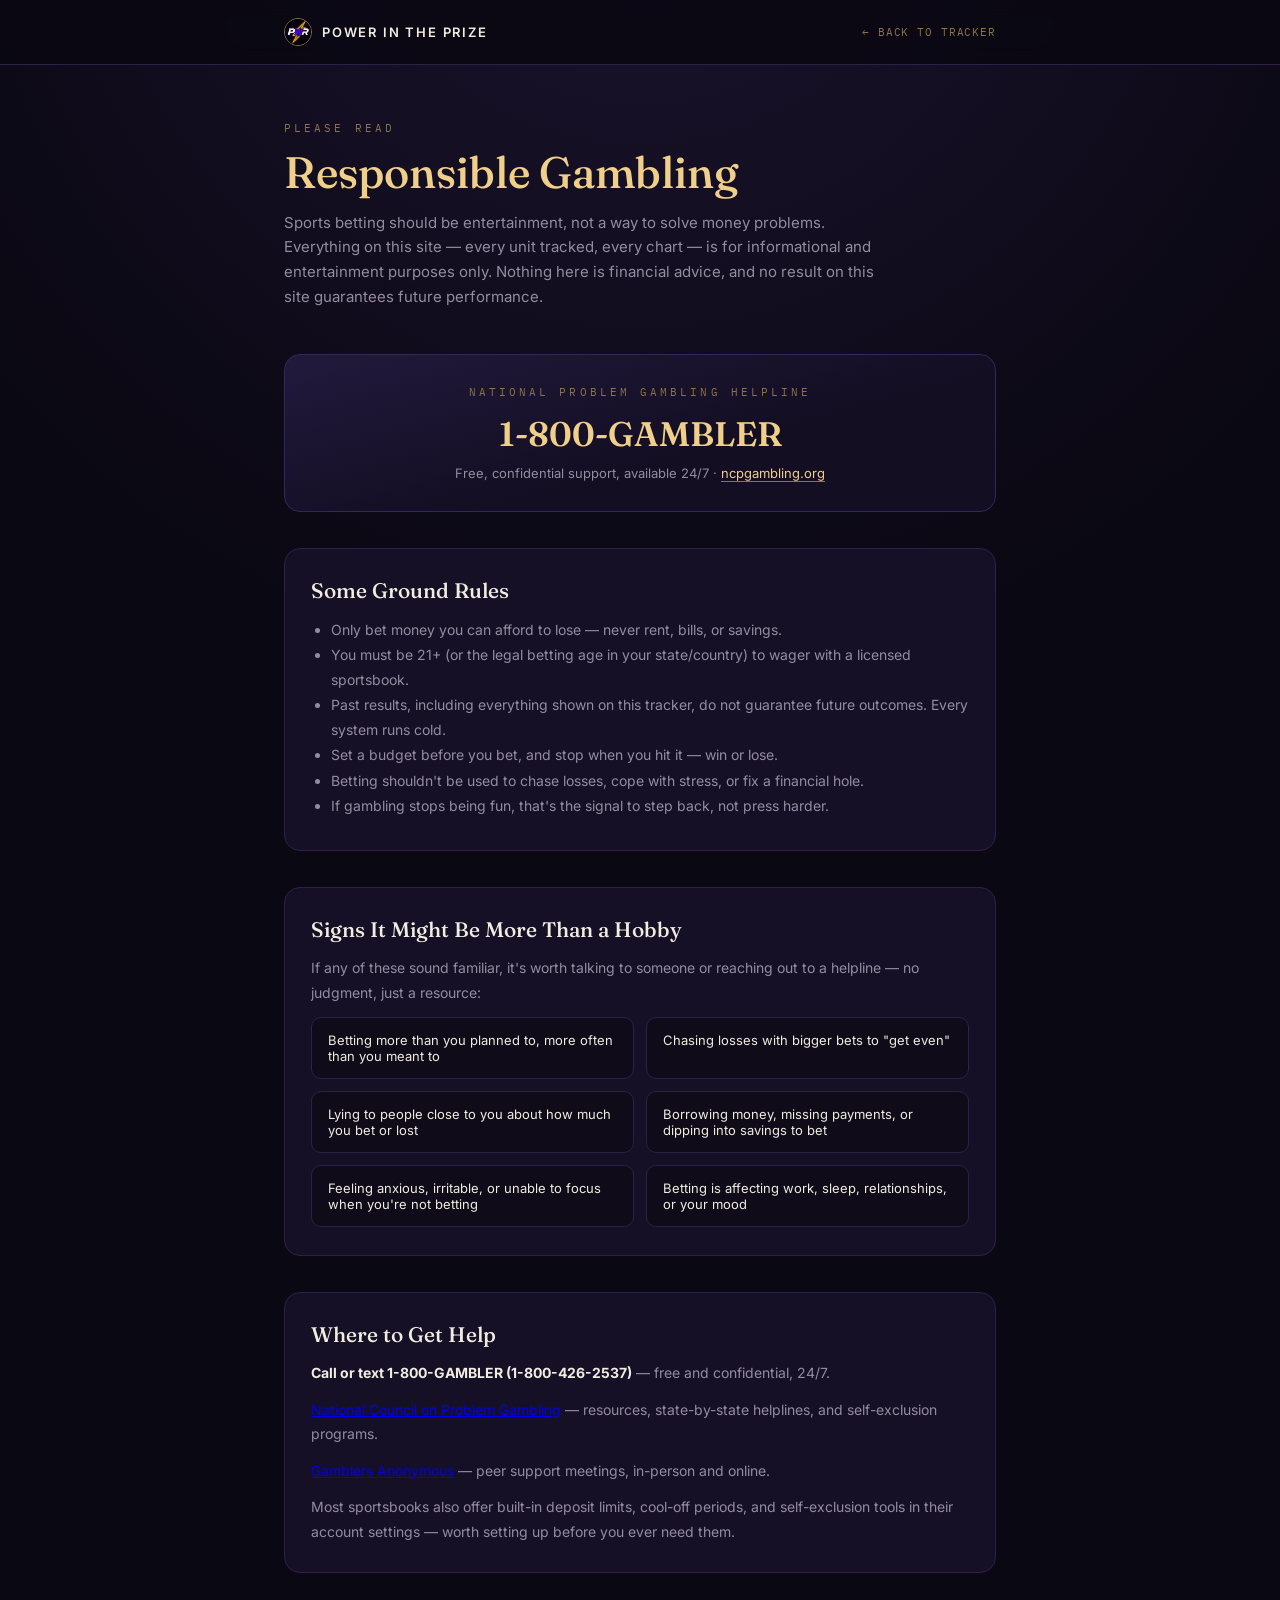
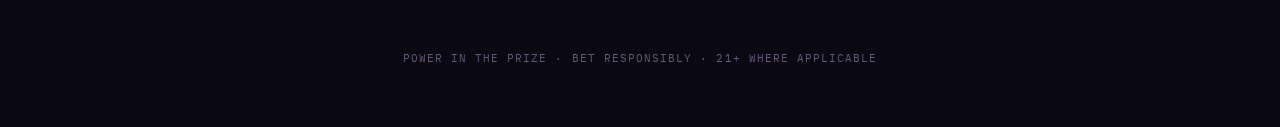
<file: responsible-gambling.html>
<!DOCTYPE html>
<html lang="en">
<head>
<meta charset="UTF-8">
<meta name="viewport" content="width=device-width, initial-scale=1.0">
<title>Responsible Gambling — Power In The Prize</title>
<link rel="preconnect" href="https://fonts.googleapis.com">
<link rel="preconnect" href="https://fonts.gstatic.com" crossorigin>
<link href="https://fonts.googleapis.com/css2?family=Fraunces:ital,opsz,wght@0,9..144,300;0,9..144,500;0,9..144,600&family=Inter:wght@400;500;600&family=IBM+Plex+Mono:wght@400;500;600&display=swap" rel="stylesheet">
<style>
  :root{
    --bg:#0a0812; --panel:#161027; --line:#2c2247;
    --gold:#d4af6a; --gold-bright:#f0cf8a; --gold-dim:#8a744a;
    --burgundy:#7a4fc4; --burgundy-bright:#a984e0;
    --cream:#f1ece0; --muted:#948c9e; --muted-2:#645a78;
  }
  *{box-sizing:border-box;margin:0;padding:0;}
  body{
    background:radial-gradient(120% 90% at 50% -10%, #1c1430 0%, var(--bg) 55%);
    color:var(--cream);font-family:'Inter',sans-serif;-webkit-font-smoothing:antialiased;
    min-height:100vh;
  }
  .mono{font-family:'IBM Plex Mono',monospace;}
  .wrap{max-width:760px;margin:0 auto;padding:0 24px;}
  header{
    position:sticky;top:0;z-index:50;background:rgba(10,8,18,.86);
    backdrop-filter:blur(10px);border-bottom:1px solid var(--line);
  }
  header .wrap{display:flex;align-items:center;justify-content:space-between;height:64px;}
  .brand{display:flex;align-items:center;gap:10px;}
  .brand .mark{
    width:28px;height:28px;border-radius:50%;border:1px solid var(--gold-dim);
    display:flex;align-items:center;justify-content:center;
    font-family:'Fraunces',serif;font-size:14px;color:var(--gold-bright);
  }
  .brand .mark img{width:100%;height:100%;object-fit:cover;border-radius:50%;}
  .brand .name{font-size:13px;letter-spacing:.14em;text-transform:uppercase;color:var(--muted);}
  .brand .name b{color:var(--cream);font-weight:600;}
  .back-link{
    font-family:'IBM Plex Mono',monospace;font-size:11px;letter-spacing:.08em;text-transform:uppercase;
    color:var(--gold-dim);text-decoration:none;border-bottom:1px solid transparent;
  }
  .back-link:hover{border-bottom-color:var(--gold-dim);}

  .hero{padding:56px 0 8px;}
  .eyebrow{
    font-family:'IBM Plex Mono',monospace;font-size:11px;letter-spacing:.28em;
    text-transform:uppercase;color:var(--gold-dim);margin-bottom:14px;
  }
  h1{
    font-family:'Fraunces',serif;font-weight:500;font-size:clamp(30px,5.5vw,44px);
    line-height:1.08;color:var(--gold-bright);margin-bottom:14px;
  }
  .lede{color:var(--muted);font-size:15px;line-height:1.65;max-width:600px;}

  section.block{margin:36px 0;}
  .panel{background:var(--panel);border:1px solid var(--line);border-radius:16px;padding:28px 26px;}
  h2{font-family:'Fraunces',serif;font-weight:500;font-size:21px;color:var(--cream);margin-bottom:14px;}
  p{color:var(--muted);font-size:14px;line-height:1.75;margin-bottom:12px;}
  p:last-child{margin-bottom:0;}
  ul{margin:8px 0 4px 20px;}
  li{color:var(--muted);font-size:14px;line-height:1.8;}

  .helpline{
    background:linear-gradient(165deg,#211a3d 0%, #130e22 60%);border:1px solid #34275a;
    border-radius:16px;padding:30px 26px;text-align:center;
  }
  .helpline .num{
    font-family:'Fraunces',serif;font-size:34px;color:var(--gold-bright);font-weight:600;margin:10px 0;
  }
  .helpline .sub{font-size:13px;color:var(--muted);}
  .helpline a{color:var(--gold-bright);text-decoration:none;border-bottom:1px solid var(--gold-dim);}

  .signs-grid{display:grid;grid-template-columns:1fr 1fr;gap:12px;margin-top:6px;}
  .sign{
    background:#0f0b18;border:1px solid var(--line);border-radius:10px;
    padding:14px 16px;font-size:13px;color:var(--cream);
  }

  footer{padding:40px 0 60px;text-align:center;}
  footer p{font-family:'IBM Plex Mono',monospace;font-size:10.5px;letter-spacing:.1em;color:var(--muted-2);text-transform:uppercase;}

  @media (max-width:600px){
    .signs-grid{grid-template-columns:1fr;}
    .panel{padding:22px 18px;}
  }
</style>
<link rel="icon" type="image/png" href="favicon.png">
</head>
<body>

<header>
  <div class="wrap">
    <div class="brand">
      <div class="mark"><img src="logo-192.png" alt="Power In The Prize logo"></div>
      <div class="name"><b>Power In The Prize</b></div>
    </div>
    <a class="back-link" href="index.html">&larr; Back to Tracker</a>
  </div>
</header>

<div class="wrap">
  <div class="hero">
    <div class="eyebrow">Please Read</div>
    <h1>Responsible Gambling</h1>
    <p class="lede">Sports betting should be entertainment, not a way to solve money problems. Everything on this site &mdash; every unit tracked, every chart &mdash; is for informational and entertainment purposes only. Nothing here is financial advice, and no result on this site guarantees future performance.</p>
  </div>

  <section class="block">
    <div class="helpline">
      <div class="eyebrow" style="justify-content:center;display:flex;">National Problem Gambling Helpline</div>
      <div class="num">1-800-GAMBLER</div>
      <div class="sub">Free, confidential support, available 24/7 &middot; <a href="https://www.ncpgambling.org" target="_blank" rel="noopener">ncpgambling.org</a></div>
    </div>
  </section>

  <section class="block">
    <div class="panel">
      <h2>Some Ground Rules</h2>
      <ul>
        <li>Only bet money you can afford to lose &mdash; never rent, bills, or savings.</li>
        <li>You must be 21+ (or the legal betting age in your state/country) to wager with a licensed sportsbook.</li>
        <li>Past results, including everything shown on this tracker, do not guarantee future outcomes. Every system runs cold.</li>
        <li>Set a budget before you bet, and stop when you hit it &mdash; win or lose.</li>
        <li>Betting shouldn't be used to chase losses, cope with stress, or fix a financial hole.</li>
        <li>If gambling stops being fun, that's the signal to step back, not press harder.</li>
      </ul>
    </div>
  </section>

  <section class="block">
    <div class="panel">
      <h2>Signs It Might Be More Than a Hobby</h2>
      <p>If any of these sound familiar, it's worth talking to someone or reaching out to a helpline &mdash; no judgment, just a resource:</p>
      <div class="signs-grid">
        <div class="sign">Betting more than you planned to, more often than you meant to</div>
        <div class="sign">Chasing losses with bigger bets to "get even"</div>
        <div class="sign">Lying to people close to you about how much you bet or lost</div>
        <div class="sign">Borrowing money, missing payments, or dipping into savings to bet</div>
        <div class="sign">Feeling anxious, irritable, or unable to focus when you're not betting</div>
        <div class="sign">Betting is affecting work, sleep, relationships, or your mood</div>
      </div>
    </div>
  </section>

  <section class="block">
    <div class="panel">
      <h2>Where to Get Help</h2>
      <p><b style="color:var(--cream);">Call or text 1-800-GAMBLER (1-800-426-2537)</b> &mdash; free and confidential, 24/7.</p>
      <p><a href="https://www.ncpgambling.org" target="_blank" rel="noopener">National Council on Problem Gambling</a> &mdash; resources, state-by-state helplines, and self-exclusion programs.</p>
      <p><a href="https://www.gamblersanonymous.org" target="_blank" rel="noopener">Gamblers Anonymous</a> &mdash; peer support meetings, in-person and online.</p>
      <p>Most sportsbooks also offer built-in deposit limits, cool-off periods, and self-exclusion tools in their account settings &mdash; worth setting up before you ever need them.</p>
    </div>
  </section>
</div>

<footer>
  <p>Power In The Prize &middot; Bet responsibly &middot; 21+ where applicable</p>
</footer>

</body>
</html>
</file>
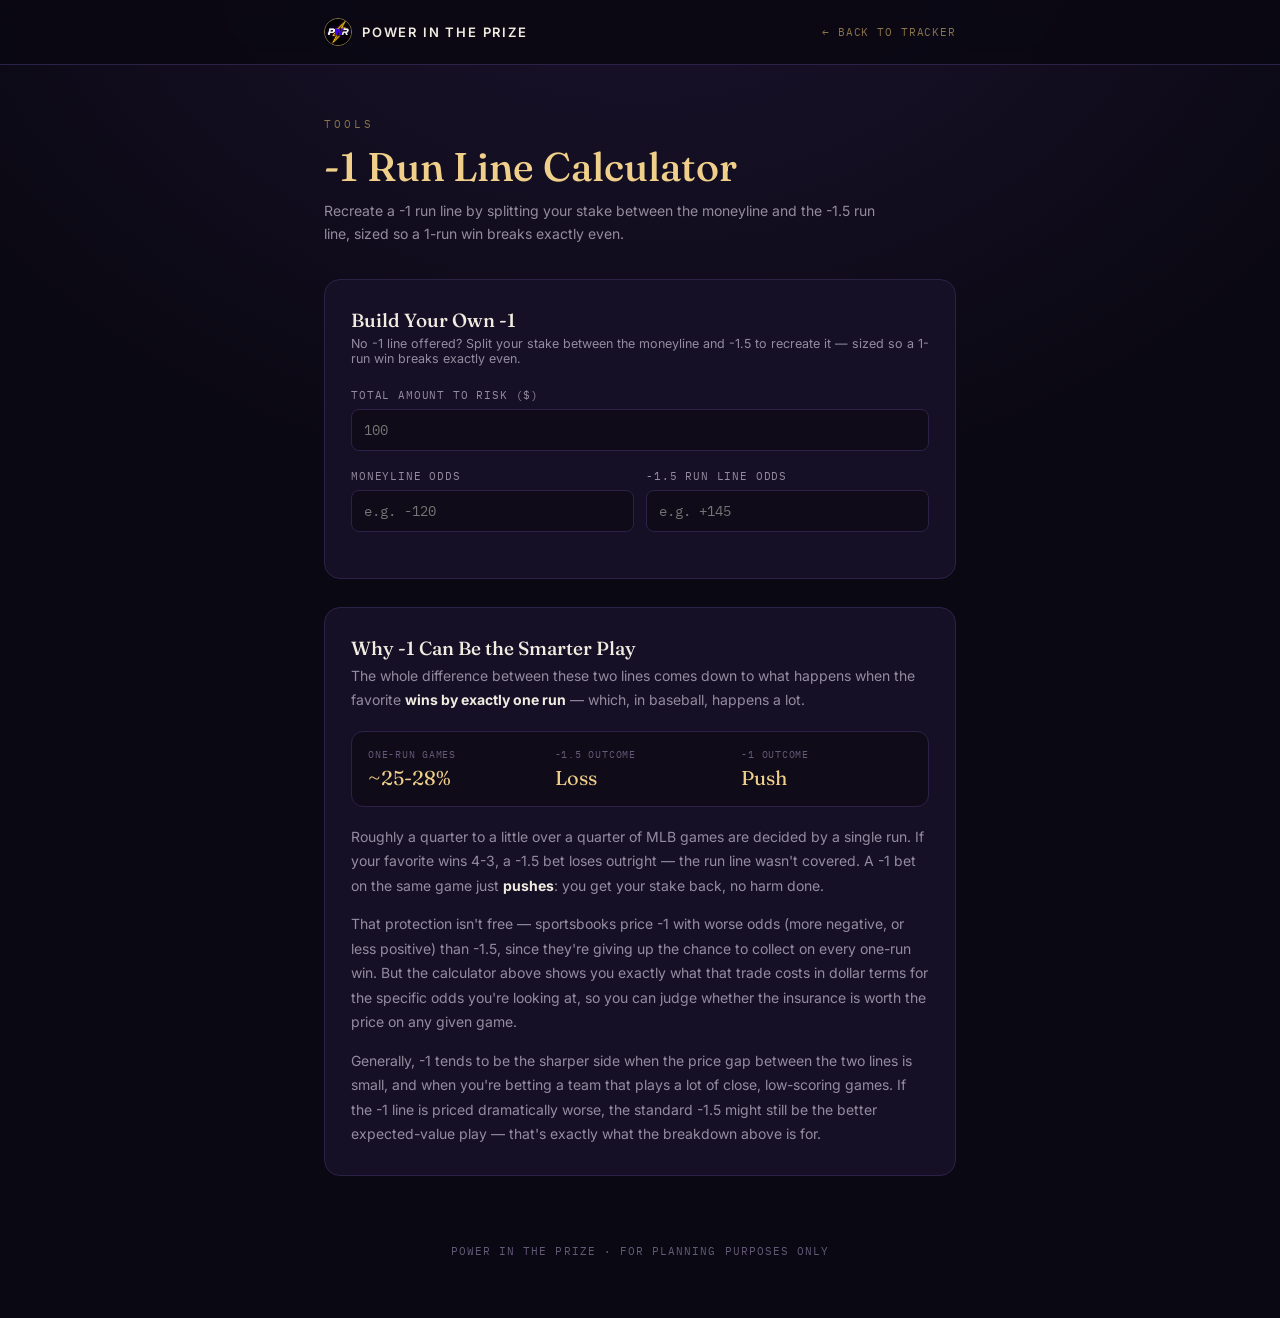
<file: runline-calculator.html>
<!DOCTYPE html>
<html lang="en">
<head>
<meta charset="UTF-8">
<meta name="viewport" content="width=device-width, initial-scale=1.0">
<title>-1 Run Line Calculator — Power In The Prize</title>
<link rel="preconnect" href="https://fonts.googleapis.com">
<link rel="preconnect" href="https://fonts.gstatic.com" crossorigin>
<link href="https://fonts.googleapis.com/css2?family=Fraunces:ital,opsz,wght@0,9..144,300;0,9..144,500;0,9..144,600&family=Inter:wght@400;500;600&family=IBM+Plex+Mono:wght@400;500;600&display=swap" rel="stylesheet">
<style>
  :root{
    --bg:#0a0812; --panel:#161027; --line:#2c2247;
    --gold:#d4af6a; --gold-bright:#f0cf8a; --gold-dim:#8a744a;
    --burgundy:#7a4fc4; --burgundy-bright:#a984e0;
    --cream:#f1ece0; --muted:#948c9e; --muted-2:#645a78;
  }
  *{box-sizing:border-box;margin:0;padding:0;}
  body{
    background:radial-gradient(120% 90% at 50% -10%, #1c1430 0%, var(--bg) 55%);
    color:var(--cream);font-family:'Inter',sans-serif;-webkit-font-smoothing:antialiased;
    min-height:100vh;
  }
  .mono{font-family:'IBM Plex Mono',monospace;}
  .wrap{max-width:680px;margin:0 auto;padding:0 24px;}

  header{
    position:sticky;top:0;z-index:50;background:rgba(10,8,18,.86);
    backdrop-filter:blur(10px);border-bottom:1px solid var(--line);
  }
  header .wrap{display:flex;align-items:center;justify-content:space-between;height:64px;}
  .brand{display:flex;align-items:center;gap:10px;}
  .brand .mark{
    width:28px;height:28px;border-radius:50%;border:1px solid var(--gold-dim);
    display:flex;align-items:center;justify-content:center;
    font-family:'Fraunces',serif;font-size:14px;color:var(--gold-bright);
  }
  .brand .mark img{width:100%;height:100%;object-fit:cover;border-radius:50%;}
  .brand .name{font-size:13px;letter-spacing:.14em;text-transform:uppercase;color:var(--muted);}
  .brand .name b{color:var(--cream);font-weight:600;}
  .back-link{
    font-family:'IBM Plex Mono',monospace;font-size:11px;letter-spacing:.08em;text-transform:uppercase;
    color:var(--gold-dim);text-decoration:none;border-bottom:1px solid transparent;
  }
  .back-link:hover{border-bottom-color:var(--gold-dim);}

  .hero{padding:52px 0 6px;}
  .eyebrow{
    font-family:'IBM Plex Mono',monospace;font-size:11px;letter-spacing:.28em;
    text-transform:uppercase;color:var(--gold-dim);margin-bottom:14px;
  }
  h1{
    font-family:'Fraunces',serif;font-weight:500;font-size:clamp(28px,5.5vw,40px);
    line-height:1.08;color:var(--gold-bright);margin-bottom:12px;
  }
  .lede{color:var(--muted);font-size:14px;line-height:1.6;max-width:560px;}

  section.block{margin:28px 0;}
  .panel{background:var(--panel);border:1px solid var(--line);border-radius:16px;padding:28px 26px;}
  h2{font-family:'Fraunces',serif;font-weight:500;font-size:19px;color:var(--cream);margin-bottom:4px;}
  .panel-sub{color:var(--muted);font-size:12.5px;margin-bottom:22px;}

  .field-row{display:flex;gap:12px;margin-bottom:18px;}
  .field{flex:1;}
  label{display:block;font-family:'IBM Plex Mono',monospace;font-size:10.5px;letter-spacing:.08em;text-transform:uppercase;color:var(--muted);margin-bottom:7px;}
  input{
    width:100%;background:#0f0b18;border:1px solid var(--line);border-radius:8px;
    padding:11px 12px;color:var(--cream);font-family:'IBM Plex Mono',monospace;font-size:14px;outline:none;
  }
  input:focus{border-color:var(--gold-dim);}
  .hint{font-size:11px;color:var(--muted-2);margin-top:6px;}

  .compare{display:grid;grid-template-columns:1fr 1fr;gap:14px;margin-top:6px;}
  .line-card{background:#0f0b18;border:1px solid var(--line);border-radius:12px;padding:18px;}
  .line-card .title{font-family:'IBM Plex Mono',monospace;font-size:11px;letter-spacing:.1em;text-transform:uppercase;color:var(--gold-dim);margin-bottom:14px;}
  .outcome-row{display:flex;justify-content:space-between;align-items:center;padding:9px 0;border-bottom:1px solid #201c30;font-size:12.5px;gap:8px;}
  .outcome-row:last-child{border-bottom:none;}
  .outcome-row .label{color:var(--muted);}
  .outcome-row .amt{font-family:'IBM Plex Mono',monospace;white-space:nowrap;}
  .amt.pos{color:var(--gold-bright);}
  .amt.neg{color:var(--burgundy-bright);}
  .amt.push{color:var(--muted);}

  .explainer p{color:var(--muted);font-size:14px;line-height:1.75;margin-bottom:14px;}
  .explainer p:last-child{margin-bottom:0;}
  .explainer b{color:var(--cream);}
  .stat-strip{
    display:flex;gap:16px;background:#0f0b18;border:1px solid var(--line);border-radius:12px;
    padding:16px;margin:18px 0;flex-wrap:wrap;
  }
  .stat-strip .item{flex:1;min-width:140px;}
  .stat-strip .item .k{font-family:'IBM Plex Mono',monospace;font-size:9.5px;letter-spacing:.08em;text-transform:uppercase;color:var(--muted-2);}
  .stat-strip .item .v{font-family:'Fraunces',serif;font-size:20px;color:var(--gold-bright);margin-top:4px;}

  footer{padding:40px 0 60px;text-align:center;}
  footer p{font-family:'IBM Plex Mono',monospace;font-size:10.5px;letter-spacing:.1em;color:var(--muted-2);text-transform:uppercase;}

  @media (max-width:560px){
    .field-row{flex-direction:column;gap:14px;}
    .compare{grid-template-columns:1fr;}
    .panel{padding:22px 18px;}
  }
</style>
<link rel="icon" type="image/png" href="favicon.png">
</head>
<body>

<header>
  <div class="wrap">
    <div class="brand">
      <div class="mark"><img src="logo-192.png" alt="Power In The Prize logo"></div>
      <div class="name"><b>Power In The Prize</b></div>
    </div>
    <a class="back-link" href="index.html">&larr; Back to Tracker</a>
  </div>
</header>

<div class="wrap">
  <div class="hero">
    <div class="eyebrow">Tools</div>
    <h1>-1 Run Line Calculator</h1>
    <p class="lede">Recreate a -1 run line by splitting your stake between the moneyline and the -1.5 run line, sized so a 1-run win breaks exactly even.</p>
  </div>

  <section class="block">
    <div class="panel">
      <h2>Build Your Own -1</h2>
      <div class="panel-sub">No -1 line offered? Split your stake between the moneyline and -1.5 to recreate it &mdash; sized so a 1-run win breaks exactly even.</div>

      <div class="field-row">
        <div class="field">
          <label for="synStake">Total Amount to Risk ($)</label>
          <input type="number" id="synStake" placeholder="100" min="0" step="1">
        </div>
      </div>
      <div class="field-row">
        <div class="field">
          <label for="synML">Moneyline Odds</label>
          <input type="text" id="synML" placeholder="e.g. -120">
        </div>
        <div class="field">
          <label for="synRL">-1.5 Run Line Odds</label>
          <input type="text" id="synRL" placeholder="e.g. +145">
        </div>
      </div>

      <div id="synResults" style="display:none;">
        <div class="stat-strip">
          <div class="item">
            <div class="k">Created -1 Odds</div>
            <div class="v" id="synCreatedOdds">—</div>
          </div>
          <div class="item">
            <div class="k">Decimal</div>
            <div class="v" id="synCreatedDecimal">—</div>
          </div>
        </div>

        <div class="compare">
          <div class="line-card">
            <div class="title">Stake Split</div>
            <div id="synSplit"></div>
          </div>
          <div class="line-card">
            <div class="title">Outcome Map</div>
            <div id="synOutcomes"></div>
          </div>
        </div>

        <p class="hint" style="margin-top:16px;">Quick logic: moneyline profit = -1.5 stake, so a 1-run win pays out exactly what the run line leg loses.</p>
      </div>
    </div>
  </section>

  <section class="block explainer">
    <div class="panel">
      <h2>Why -1 Can Be the Smarter Play</h2>
      <p>The whole difference between these two lines comes down to what happens when the favorite <b>wins by exactly one run</b> &mdash; which, in baseball, happens a lot.</p>

      <div class="stat-strip">
        <div class="item">
          <div class="k">One-Run Games</div>
          <div class="v">~25-28%</div>
        </div>
        <div class="item">
          <div class="k">-1.5 Outcome</div>
          <div class="v">Loss</div>
        </div>
        <div class="item">
          <div class="k">-1 Outcome</div>
          <div class="v">Push</div>
        </div>
      </div>

      <p>Roughly a quarter to a little over a quarter of MLB games are decided by a single run. If your favorite wins 4-3, a -1.5 bet loses outright &mdash; the run line wasn't covered. A -1 bet on the same game just <b>pushes</b>: you get your stake back, no harm done.</p>

      <p>That protection isn't free &mdash; sportsbooks price -1 with worse odds (more negative, or less positive) than -1.5, since they're giving up the chance to collect on every one-run win. But the calculator above shows you exactly what that trade costs in dollar terms for the specific odds you're looking at, so you can judge whether the insurance is worth the price on any given game.</p>

      <p>Generally, -1 tends to be the sharper side when the price gap between the two lines is small, and when you're betting a team that plays a lot of close, low-scoring games. If the -1 line is priced dramatically worse, the standard -1.5 might still be the better expected-value play &mdash; that's exactly what the breakdown above is for.</p>
    </div>
  </section>
</div>

<footer>
  <p>Power In The Prize &middot; For planning purposes only</p>
</footer>

<script>
function toDecimal(raw){
  const v = parseFloat(raw);
  if(isNaN(v)) return null;
  if(v >= 100) return 1 + (v/100);
  if(v <= -100) return 1 + (100/Math.abs(v));
  return null;
}

function fmtMoney(n){
  const sign = n < 0 ? '-' : '';
  return sign + '$' + Math.abs(n).toLocaleString('en-US', {minimumFractionDigits:2, maximumFractionDigits:2});
}

function rowHTML(label, amt, isPush){
  const cls = isPush ? 'push' : (amt >= 0 ? 'pos' : 'neg');
  const text = isPush ? 'Push \u2014 ' + fmtMoney(0) : fmtMoney(amt);
  return `<div class="outcome-row"><div class="label">${label}</div><div class="amt ${cls}">${text}</div></div>`;
}

/* ---------- Synthetic -1 (moneyline + -1.5 split) ---------- */
function decimalToAmerican(d){
  if(d >= 2) return '+' + Math.round((d-1)*100);
  return Math.round(-100/(d-1)).toString();
}

function synCalc(){
  const T = parseFloat(document.getElementById('synStake').value);
  const dml = toDecimal(document.getElementById('synML').value);
  const drl = toDecimal(document.getElementById('synRL').value);

  const results = document.getElementById('synResults');

  if(!T || T <= 0 || !dml || !drl){
    results.style.display = 'none';
    return;
  }
  results.style.display = 'block';

  const a = T / dml;           // moneyline stake
  const b = T - a;             // -1.5 stake
  const profitBig = a*(dml-1) + b*(drl-1);
  const decCreated = (T + profitBig) / T;
  const amCreated = decimalToAmerican(decCreated);

  document.getElementById('synCreatedOdds').textContent = amCreated;
  document.getElementById('synCreatedDecimal').textContent = decCreated.toFixed(3);

  document.getElementById('synSplit').innerHTML = `
    <div class="outcome-row"><div class="label">Moneyline stake</div><div class="amt pos">${fmtMoney(a)}</div></div>
    <div class="outcome-row"><div class="label">-1.5 stake</div><div class="amt pos">${fmtMoney(b)}</div></div>
    <div class="outcome-row"><div class="label">Potential win (2+ runs)</div><div class="amt pos">${fmtMoney(profitBig)}</div></div>
  `;

  document.getElementById('synOutcomes').innerHTML =
    rowHTML('Team loses game', -T, false) +
    rowHTML('Team wins by exactly 1', 0, true) +
    rowHTML('Team wins by 2 or more', profitBig, false);
}

['synStake','synML','synRL'].forEach(id=>{
  document.getElementById(id).addEventListener('input', synCalc);
});
</script>

</body>
</html>
</file>
